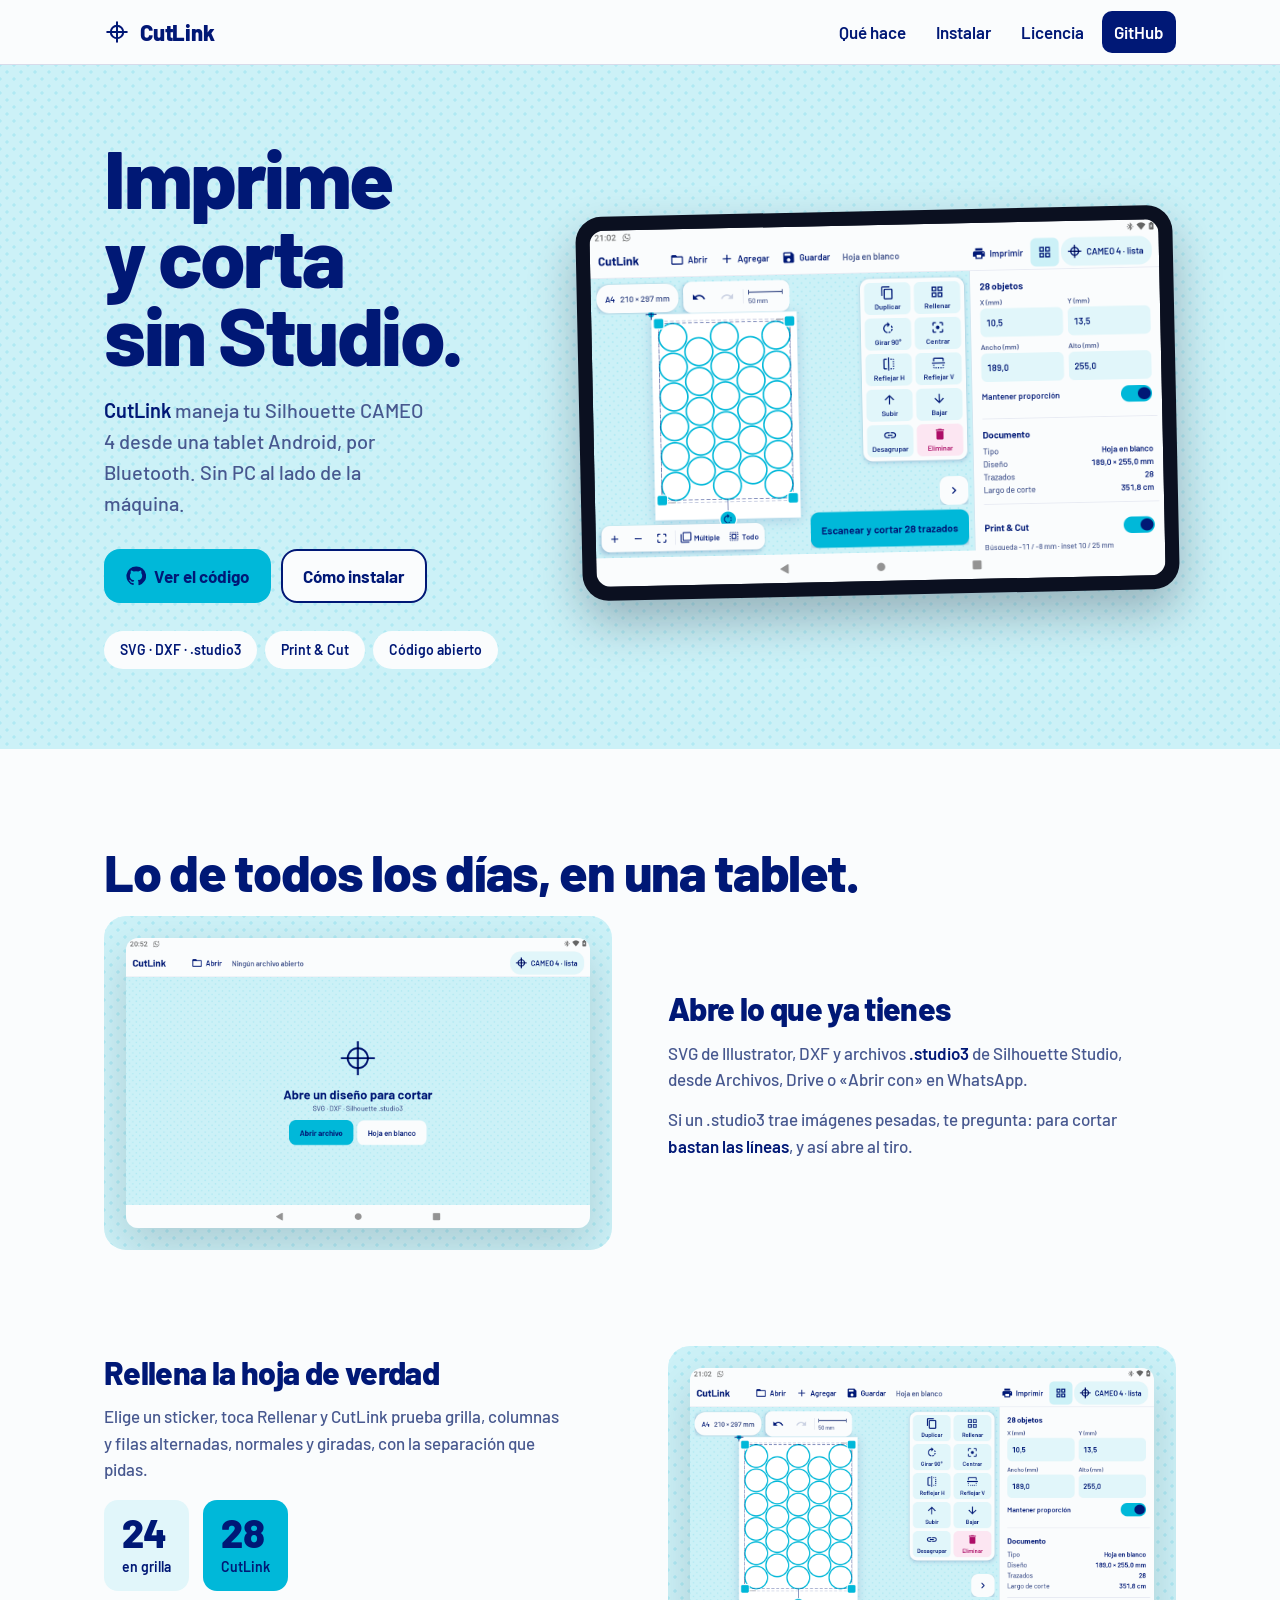
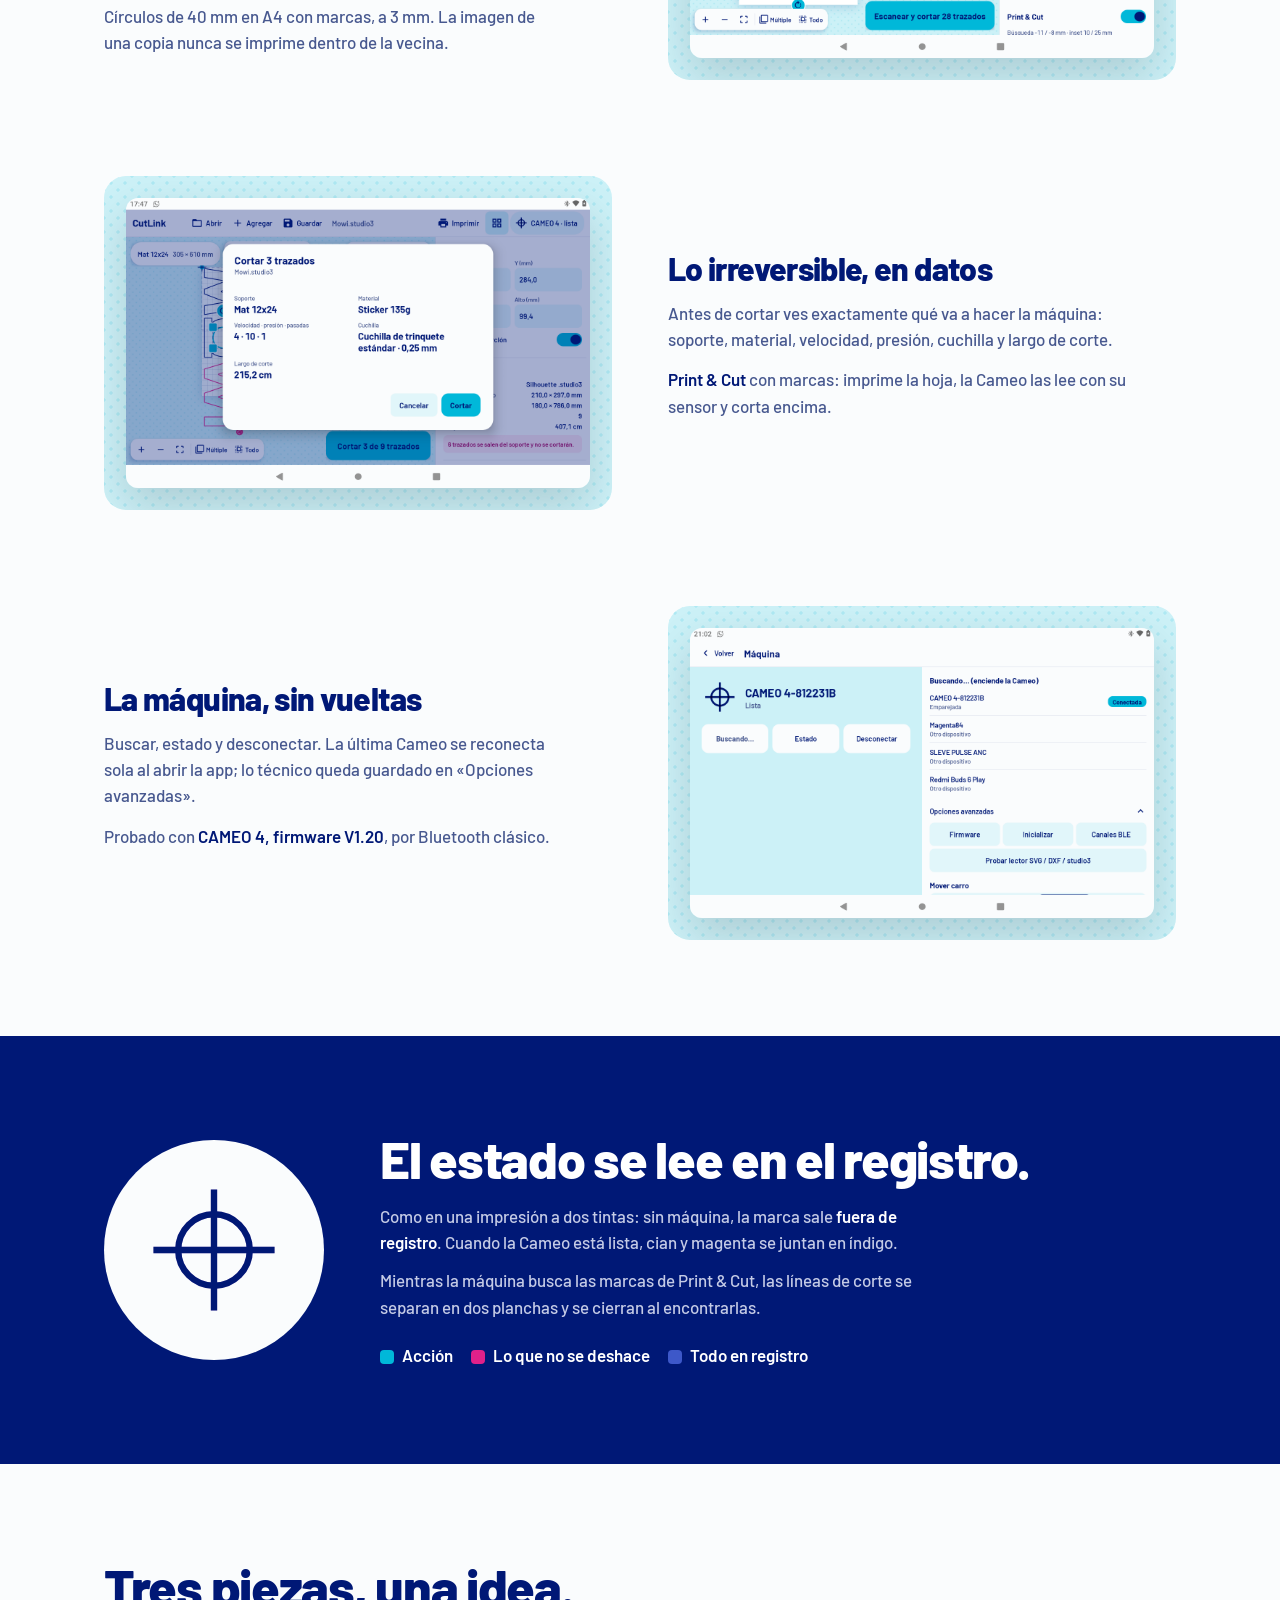
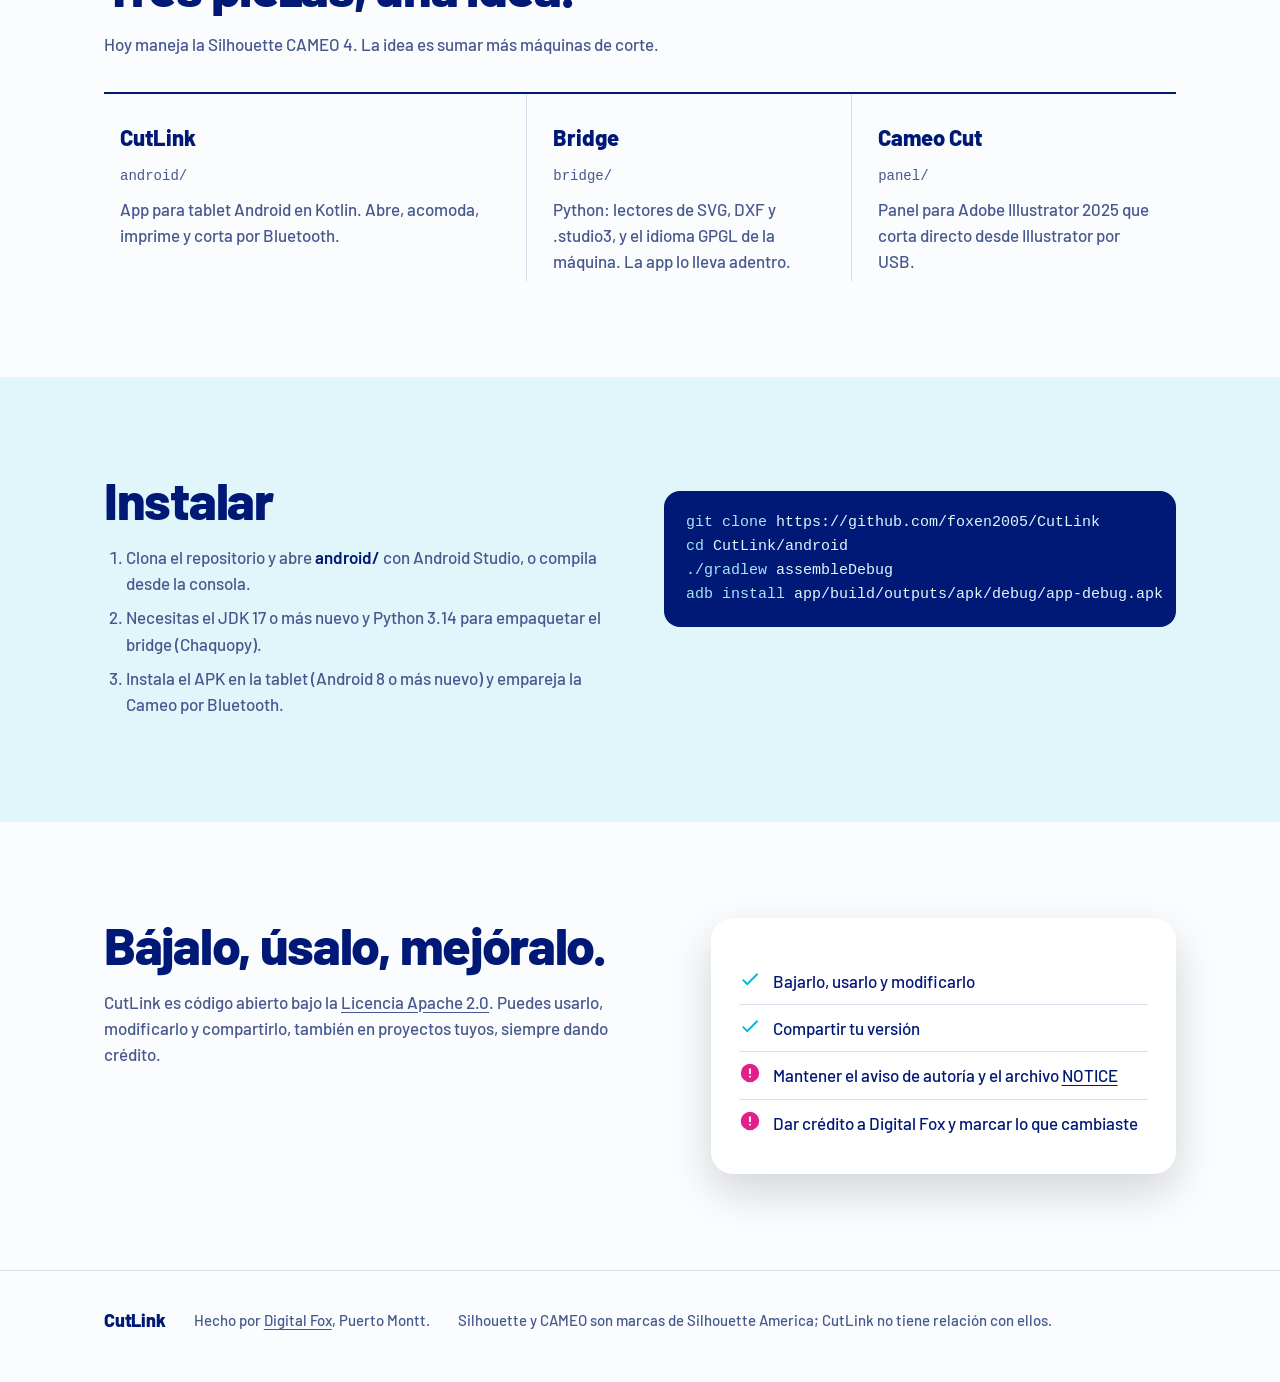
<file: docs/index.html>
<!DOCTYPE html>
<html lang="es">
<head>
<meta charset="utf-8">
<meta name="viewport" content="width=device-width, initial-scale=1">
<title>CutLink · imprime y corta sin Studio</title>
<meta name="description" content="CutLink maneja una Silhouette CAMEO 4 desde una tablet Android, por Bluetooth: abre SVG, DXF y .studio3, acomoda, imprime y corta. Código abierto, Apache 2.0.">
<link rel="preconnect" href="https://fonts.googleapis.com">
<link rel="preconnect" href="https://fonts.gstatic.com" crossorigin>
<link href="https://fonts.googleapis.com/css2?family=Barlow:wght@500;600;700;800&display=swap" rel="stylesheet">
<style>
  :root {
    --paper: #fafcfd; --sheet: #fff;
    --ink: #001876; --ink-2: #47588f; --ink-3: #8e9ac0;
    --rule: rgba(0, 24, 118, .14);
    --cyan: #00b8d9; --cyan-12: #e1f6fa; --cyan-20: #ccf1f7; --cyan-35: #a6e7f2;
    --mag: #e0218a; --mag-ink: #ad0d67; --mag-12: #fce6f2;
    --out: cubic-bezier(.16, 1, .3, 1);
    --lift: 0 18px 44px rgba(11, 16, 32, .16);
    --dots: radial-gradient(circle, #aee9f3 1.5px, transparent 1.7px) 0 0 / 14px 14px,
            radial-gradient(circle, #aee9f3 1.5px, transparent 1.7px) 7px 7px / 14px 14px;
  }
  * { box-sizing: border-box; }
  html { scroll-behavior: smooth; }
  body { margin: 0; background: var(--paper); color: var(--ink); font: 500 17px/1.55 "Barlow", system-ui, sans-serif;
    -webkit-font-smoothing: antialiased; }
  ::selection { background: var(--cyan-35); }
  a { color: inherit; text-underline-offset: 3px; }
  :focus-visible { outline: 2px solid var(--ink); outline-offset: 3px; border-radius: 6px; }
  .wrap { max-width: 1120px; margin: 0 auto; padding: 0 24px; }
  img { max-width: 100%; height: auto; display: block; }

  /* dos planchas: el índigo aparece solo cuando coinciden */
  .plates { position: relative; display: inline-block; isolation: isolate; }
  .plates > * { mix-blend-mode: multiply; transition: transform .9s var(--out); }
  .plates .c { color: var(--cyan); } .plates .m { color: var(--mag); position: absolute; inset: 0; }
  .off .plates .c { transform: translate(-3px, -2px); }
  .off .plates .m { transform: translate(3px, 2px); }
  .reg { overflow: visible; isolation: isolate; }
  .reg g { fill: none; mix-blend-mode: multiply; transition: transform .9s var(--out); }
  .reg g.c { stroke: var(--cyan); } .reg g.m { stroke: var(--mag); }
  .off .reg g.c { transform: translate(-3px, -2.4px); }
  .off .reg g.m { transform: translate(3px, 2.4px); }

  /* barra */
  header { position: sticky; top: 0; z-index: 10; background: rgba(250, 252, 253, .92); backdrop-filter: saturate(1.2) blur(8px);
    border-bottom: 1px solid var(--rule); }
  .bar { display: flex; align-items: center; gap: 22px; height: 64px; }
  .brand { font-weight: 800; font-size: 22px; letter-spacing: -.01em; text-decoration: none; display: flex; align-items: center; gap: 10px; }
  .brand .reg { width: 26px; height: 26px; }
  .brand .reg g { stroke-width: 2; }
  nav { margin-left: auto; display: flex; gap: 6px; }
  nav a { text-decoration: none; font-weight: 600; padding: 8px 12px; border-radius: 10px; }
  nav a:hover { background: var(--cyan-12); }
  nav a.gh { background: var(--ink); color: #fff; }
  nav a.gh:hover { background: #0a2590; }

  /* portada */
  .hero { position: relative; overflow: hidden; background: var(--cyan-20); }
  .hero::before { content: ""; position: absolute; inset: 0; background: var(--dots); opacity: .9; }
  .hero .wrap { position: relative; display: grid; grid-template-columns: minmax(0, 5fr) minmax(0, 7fr); gap: 48px; align-items: center;
    padding-top: 72px; padding-bottom: 80px; }
  h1 { font-size: clamp(44px, 6.4vw, 84px); line-height: .96; letter-spacing: -.03em; margin: 0 0 22px; font-weight: 800; }
  h1 .plates { display: block; }
  .lead { font-size: 20px; color: var(--ink-2); margin: 0 0 30px; max-width: 30ch; }
  .lead b { color: var(--ink); font-weight: 600; }
  .cta { display: flex; flex-wrap: wrap; gap: 10px; }
  .btn { display: inline-flex; align-items: center; gap: 8px; height: 54px; padding: 0 22px; border-radius: 16px; font-weight: 700;
    text-decoration: none; font-size: 17px; transition: transform .15s, background .15s; }
  .btn:active { transform: scale(.98); }
  .btn.primary { background: var(--cyan); color: var(--ink); }
  .btn.primary:hover { background: #12c4e4; }
  .btn.paper { background: var(--paper); box-shadow: inset 0 0 0 2px var(--ink); }
  .btn svg { width: 20px; height: 20px; fill: currentColor; }
  .tablet { background: #0b1020; border-radius: 26px; padding: 14px; box-shadow: 0 22px 48px rgba(11, 16, 32, .28); transform: rotate(-1.2deg); }
  .tablet img { border-radius: 14px; }
  .facts { display: flex; flex-wrap: wrap; gap: 8px; margin-top: 28px; }
  .facts span { background: var(--paper); border-radius: 999px; padding: 8px 16px; font-size: 14px; font-weight: 600; }

  /* secciones */
  section { padding: 96px 0; }
  .kicker-free h2 { font-size: clamp(32px, 4.2vw, 52px); line-height: 1.02; letter-spacing: -.025em; margin: 0 0 18px; font-weight: 800; }
  .row { display: grid; grid-template-columns: minmax(0, 1fr) minmax(0, 1fr); gap: 56px; align-items: center; }
  .row + .row { margin-top: 96px; }
  .row.flip .shot { order: 2; }
  .shot { background: var(--cyan-20); border-radius: 22px; padding: 22px; position: relative; overflow: hidden; }
  .shot::before { content: ""; position: absolute; inset: 0; background: var(--dots); }
  .shot img { position: relative; border-radius: 12px; box-shadow: var(--lift); }
  .row h3 { font-size: 32px; line-height: 1.05; letter-spacing: -.02em; margin: 0 0 14px; font-weight: 800; }
  .row p { margin: 0 0 14px; color: var(--ink-2); max-width: 46ch; }
  .row p b { color: var(--ink); font-weight: 600; }
  .num { font-variant-numeric: tabular-nums; }
  .compare { display: flex; gap: 14px; margin-top: 18px; }
  .compare div { background: var(--cyan-12); border-radius: 14px; padding: 12px 18px; }
  .compare div.win { background: var(--cyan); }
  .compare b { display: block; font-size: 40px; line-height: 1; font-weight: 800; font-variant-numeric: tabular-nums; }
  .compare span { font-size: 14px; font-weight: 600; }

  /* registro: la idea de la app */
  .register { background: var(--ink); color: #fff; }
  .register .wrap { display: grid; grid-template-columns: auto minmax(0, 1fr); gap: 56px; align-items: center; }
  .register .big { width: 220px; height: 220px; background: var(--paper); border-radius: 50%; display: grid; place-items: center; }
  .register .big .reg { width: 150px; height: 150px; }
  .register .big .reg g { stroke-width: 1.1; }
  .register h2 { color: #fff; }
  .register p { color: #c4cbe6; max-width: 56ch; margin: 0 0 12px; }
  .register p b { color: #fff; font-weight: 600; }
  .legend { display: flex; flex-wrap: wrap; gap: 18px; margin-top: 22px; font-weight: 600; }
  .legend i { display: inline-block; width: 14px; height: 14px; border-radius: 4px; vertical-align: -2px; margin-right: 8px; }

  /* piezas */
  .pieces { display: grid; grid-template-columns: 1.3fr 1fr 1fr; gap: 0; border-top: 2px solid var(--ink); margin-top: 34px; }
  .pieces div { padding: 26px 22px 6px 16px; }
  .pieces div + div { padding-left: 26px; border-left: 1px solid var(--rule); }
  .pieces h3 { margin: 0 0 6px; font-size: 22px; font-weight: 800; }
  .pieces code { font-size: 14px; color: var(--ink-2); }
  .pieces p { color: var(--ink-2); margin: 8px 0 0; }

  /* instalar */
  .install { background: var(--cyan-12); }
  pre { background: var(--ink); color: #e1f6fa; border-radius: 16px; padding: 20px 22px; overflow-x: auto; font: 500 15px/1.6 ui-monospace, Consolas, monospace; margin: 18px 0 0; }
  pre .k { color: var(--cyan-35); }
  ol.steps { margin: 18px 0 0; padding-left: 22px; color: var(--ink-2); }
  ol.steps li { margin-bottom: 8px; }
  ol.steps b { color: var(--ink); font-weight: 600; }
  .twocol { display: grid; grid-template-columns: minmax(0, 1fr) minmax(0, 1fr); gap: 48px; }

  /* licencia */
  .license { display: grid; grid-template-columns: minmax(0, 1.2fr) minmax(0, 1fr); gap: 48px; align-items: start; }
  .card-lic { background: var(--sheet); border-radius: 22px; padding: 28px; box-shadow: var(--lift); }
  .card-lic ul { margin: 12px 0 0; padding: 0; list-style: none; }
  .card-lic li { padding: 10px 0; border-top: 1px solid var(--rule); display: flex; gap: 12px; }
  .card-lic li:first-child { border-top: 0; }
  .card-lic svg { width: 22px; height: 22px; flex: none; }
  .yes { fill: var(--cyan); } .must { fill: var(--mag); }

  footer { border-top: 1px solid var(--rule); padding: 36px 0 48px; color: var(--ink-2); font-size: 15px; }
  footer .wrap { display: flex; flex-wrap: wrap; gap: 14px 28px; align-items: center; }
  footer .brand { color: var(--ink); font-size: 18px; }

  @media (max-width: 860px) {
    .hero .wrap, .row, .register .wrap, .twocol, .license { grid-template-columns: minmax(0, 1fr); }
    .row.flip .shot { order: 0; }
    .pieces { grid-template-columns: 1fr; }
    .pieces div + div { padding-left: 16px; border-left: 0; border-top: 1px solid var(--rule); }
    nav a:not(.gh) { display: none; }
    section { padding: 72px 0; }
    .register .big { width: 160px; height: 160px; } .register .big .reg { width: 110px; height: 110px; }
  }
  @media (prefers-reduced-motion: reduce) { * { transition: none !important; scroll-behavior: auto !important; } }
</style>
</head>
<body class="off">
<svg width="0" height="0" style="position:absolute" aria-hidden="true"><defs>
  <symbol id="target" viewBox="0 0 26 26"><circle cx="13" cy="13" r="6.2"/><path d="M13 2.5v21M2.5 13h21"/></symbol>
  <symbol id="gh" viewBox="0 0 24 24"><path d="M12 .5a11.5 11.5 0 0 0-3.64 22.41c.58.1.79-.25.79-.56v-2c-3.2.7-3.88-1.37-3.88-1.37-.53-1.33-1.28-1.69-1.28-1.69-1.05-.71.08-.7.08-.7 1.16.08 1.77 1.19 1.77 1.19 1.03 1.77 2.7 1.26 3.36.96.1-.75.4-1.26.73-1.55-2.55-.29-5.24-1.28-5.24-5.68 0-1.26.45-2.28 1.19-3.09-.12-.29-.52-1.46.11-3.05 0 0 .97-.31 3.17 1.18a11 11 0 0 1 5.77 0c2.2-1.49 3.17-1.18 3.17-1.18.63 1.59.23 2.76.11 3.05.74.81 1.19 1.83 1.19 3.09 0 4.41-2.69 5.38-5.25 5.67.41.36.78 1.06.78 2.14v3.17c0 .31.21.67.8.56A11.5 11.5 0 0 0 12 .5z"/></symbol>
  <symbol id="check" viewBox="0 0 24 24"><path d="M9 16.17 4.83 12l-1.42 1.41L9 19 21 7l-1.41-1.41z"/></symbol>
  <symbol id="mark" viewBox="0 0 24 24"><path d="M11 7h2v6h-2zm0 8h2v2h-2zm1-13a10 10 0 1 0 0 20 10 10 0 0 0 0-20z"/></symbol>
</defs></svg>

<header>
  <div class="wrap bar">
    <a class="brand" href="#" aria-label="CutLink">
      <svg class="reg" viewBox="0 0 26 26" aria-hidden="true"><g class="c"><use href="#target"/></g><g class="m"><use href="#target"/></g></svg>
      <span class="plates"><span class="c">CutLink</span><span class="m" aria-hidden="true">CutLink</span></span>
    </a>
    <nav>
      <a href="#que-hace">Qué hace</a>
      <a href="#instalar">Instalar</a>
      <a href="#licencia">Licencia</a>
      <a class="gh" href="https://github.com/foxen2005/CutLink">GitHub</a>
    </nav>
  </div>
</header>

<main>
  <div class="hero">
    <div class="wrap">
      <div>
        <h1><span class="plates"><span class="c">Imprime</span><span class="m" aria-hidden="true">Imprime</span></span>
          <span class="plates"><span class="c">y corta</span><span class="m" aria-hidden="true">y corta</span></span>
          <span class="plates"><span class="c">sin Studio.</span><span class="m" aria-hidden="true">sin Studio.</span></span></h1>
        <p class="lead"><b>CutLink</b> maneja tu Silhouette CAMEO 4 desde una tablet Android, por Bluetooth. Sin PC al lado de la máquina.</p>
        <div class="cta">
          <a class="btn primary" href="https://github.com/foxen2005/CutLink"><svg aria-hidden="true"><use href="#gh"/></svg>Ver el código</a>
          <a class="btn paper" href="#instalar">Cómo instalar</a>
        </div>
        <div class="facts"><span>SVG · DXF · .studio3</span><span>Print &amp; Cut</span><span>Código abierto</span></div>
      </div>
      <div class="tablet"><img src="img/editor.png" width="1280" height="800" alt="CutLink en una tablet: 28 círculos de 40 mm acomodados en una hoja A4 con marcas de Print &amp; Cut"></div>
    </div>
  </div>

  <section id="que-hace" class="kicker-free">
    <div class="wrap">
      <h2>Lo de todos los días, en una tablet.</h2>

      <div class="row">
        <div class="shot"><img src="img/inicio.png" width="1280" height="800" loading="lazy" alt="Pantalla de inicio de CutLink: abre un diseño para cortar"></div>
        <div>
          <h3>Abre lo que ya tienes</h3>
          <p>SVG de Illustrator, DXF y archivos <b>.studio3</b> de Silhouette Studio, desde Archivos, Drive o «Abrir con» en WhatsApp.</p>
          <p>Si un .studio3 trae imágenes pesadas, te pregunta: para cortar <b>bastan las líneas</b>, y así abre al tiro.</p>
        </div>
      </div>

      <div class="row flip">
        <div class="shot"><img src="img/editor.png" width="1280" height="800" loading="lazy" alt="Editor con selección, rejilla de herramientas y panel de medidas"></div>
        <div>
          <h3>Rellena la hoja de verdad</h3>
          <p>Elige un sticker, toca Rellenar y CutLink prueba grilla, columnas y filas alternadas, normales y giradas, con la separación que pidas.</p>
          <div class="compare"><div><b class="num">24</b><span>en grilla</span></div><div class="win"><b class="num">28</b><span>CutLink</span></div></div>
          <p style="margin-top:12px">Círculos de 40 mm en A4 con marcas, a 3 mm. La imagen de una copia nunca se imprime dentro de la vecina.</p>
        </div>
      </div>

      <div class="row">
        <div class="shot"><img src="img/confirmar.png" width="1280" height="800" loading="lazy" alt="Confirmación de corte: soporte, material, cuchilla, largo de corte y Print &amp; Cut"></div>
        <div>
          <h3>Lo irreversible, en datos</h3>
          <p>Antes de cortar ves exactamente qué va a hacer la máquina: soporte, material, velocidad, presión, cuchilla y largo de corte.</p>
          <p><b>Print &amp; Cut</b> con marcas: imprime la hoja, la Cameo las lee con su sensor y corta encima.</p>
        </div>
      </div>

      <div class="row flip">
        <div class="shot"><img src="img/maquina.png" width="1280" height="800" loading="lazy" alt="Pantalla Máquina: estado de la Cameo, buscar, estado y desconectar"></div>
        <div>
          <h3>La máquina, sin vueltas</h3>
          <p>Buscar, estado y desconectar. La última Cameo se reconecta sola al abrir la app; lo técnico queda guardado en «Opciones avanzadas».</p>
          <p>Probado con <b>CAMEO 4, firmware V1.20</b>, por Bluetooth clásico.</p>
        </div>
      </div>
    </div>
  </section>

  <section class="register kicker-free">
    <div class="wrap">
      <div class="big"><svg class="reg" viewBox="0 0 26 26" aria-hidden="true"><g class="c"><use href="#target"/></g><g class="m"><use href="#target"/></g></svg></div>
      <div>
        <h2>El estado se lee en el registro.</h2>
        <p>Como en una impresión a dos tintas: sin máquina, la marca sale <b>fuera de registro</b>. Cuando la Cameo está lista, cian y magenta se juntan en índigo.</p>
        <p>Mientras la máquina busca las marcas de Print &amp; Cut, las líneas de corte se separan en dos planchas y se cierran al encontrarlas.</p>
        <div class="legend"><span><i style="background:var(--cyan)"></i>Acción</span><span><i style="background:var(--mag)"></i>Lo que no se deshace</span><span><i style="background:#3d58c9"></i>Todo en registro</span></div>
      </div>
    </div>
  </section>

  <section class="kicker-free">
    <div class="wrap">
      <h2>Tres piezas, una idea.</h2>
      <p style="color:var(--ink-2);max-width:60ch;margin:0">Hoy maneja la Silhouette CAMEO 4. La idea es sumar más máquinas de corte.</p>
      <div class="pieces">
        <div><h3>CutLink</h3><code>android/</code><p>App para tablet Android en Kotlin. Abre, acomoda, imprime y corta por Bluetooth.</p></div>
        <div><h3>Bridge</h3><code>bridge/</code><p>Python: lectores de SVG, DXF y .studio3, y el idioma GPGL de la máquina. La app lo lleva adentro.</p></div>
        <div><h3>Cameo Cut</h3><code>panel/</code><p>Panel para Adobe Illustrator 2025 que corta directo desde Illustrator por USB.</p></div>
      </div>
    </div>
  </section>

  <section id="instalar" class="install kicker-free">
    <div class="wrap twocol">
      <div>
        <h2>Instalar</h2>
        <ol class="steps">
          <li>Clona el repositorio y abre <b>android/</b> con Android Studio, o compila desde la consola.</li>
          <li>Necesitas el JDK 17 o más nuevo y Python 3.14 para empaquetar el bridge (Chaquopy).</li>
          <li>Instala el APK en la tablet (Android 8 o más nuevo) y empareja la Cameo por Bluetooth.</li>
        </ol>
      </div>
      <div>
        <pre><span class="k">git clone</span> https://github.com/foxen2005/CutLink
<span class="k">cd</span> CutLink/android
<span class="k">./gradlew</span> assembleDebug
<span class="k">adb install</span> app/build/outputs/apk/debug/app-debug.apk</pre>
      </div>
    </div>
  </section>

  <section id="licencia" class="kicker-free">
    <div class="wrap license">
      <div>
        <h2>Bájalo, úsalo, mejóralo.</h2>
        <p style="color:var(--ink-2);max-width:52ch">CutLink es código abierto bajo la <a href="https://github.com/foxen2005/CutLink/blob/main/LICENSE">Licencia Apache 2.0</a>. Puedes usarlo, modificarlo y compartirlo, también en proyectos tuyos, siempre dando crédito.</p>
      </div>
      <div class="card-lic">
        <ul>
          <li><svg class="yes" aria-hidden="true"><use href="#check"/></svg><span>Bajarlo, usarlo y modificarlo</span></li>
          <li><svg class="yes" aria-hidden="true"><use href="#check"/></svg><span>Compartir tu versión</span></li>
          <li><svg class="must" aria-hidden="true"><use href="#mark"/></svg><span>Mantener el aviso de autoría y el archivo <a href="https://github.com/foxen2005/CutLink/blob/main/NOTICE">NOTICE</a></span></li>
          <li><svg class="must" aria-hidden="true"><use href="#mark"/></svg><span>Dar crédito a Digital Fox y marcar lo que cambiaste</span></li>
        </ul>
      </div>
    </div>
  </section>
</main>

<footer>
  <div class="wrap">
    <span class="brand">CutLink</span>
    <span>Hecho por <a href="https://digitalfox.cl">Digital Fox</a>, Puerto Montt.</span>
    <span>Silhouette y CAMEO son marcas de Silhouette America; CutLink no tiene relación con ellos.</span>
  </div>
</footer>

<script>
  // la marca entra fuera de registro y cierra: la misma idea que la app
  const go = () => document.body.classList.remove("off");
  matchMedia("(prefers-reduced-motion: reduce)").matches ? go() : setTimeout(go, 500);
</script>
</body>
</html>
</file>
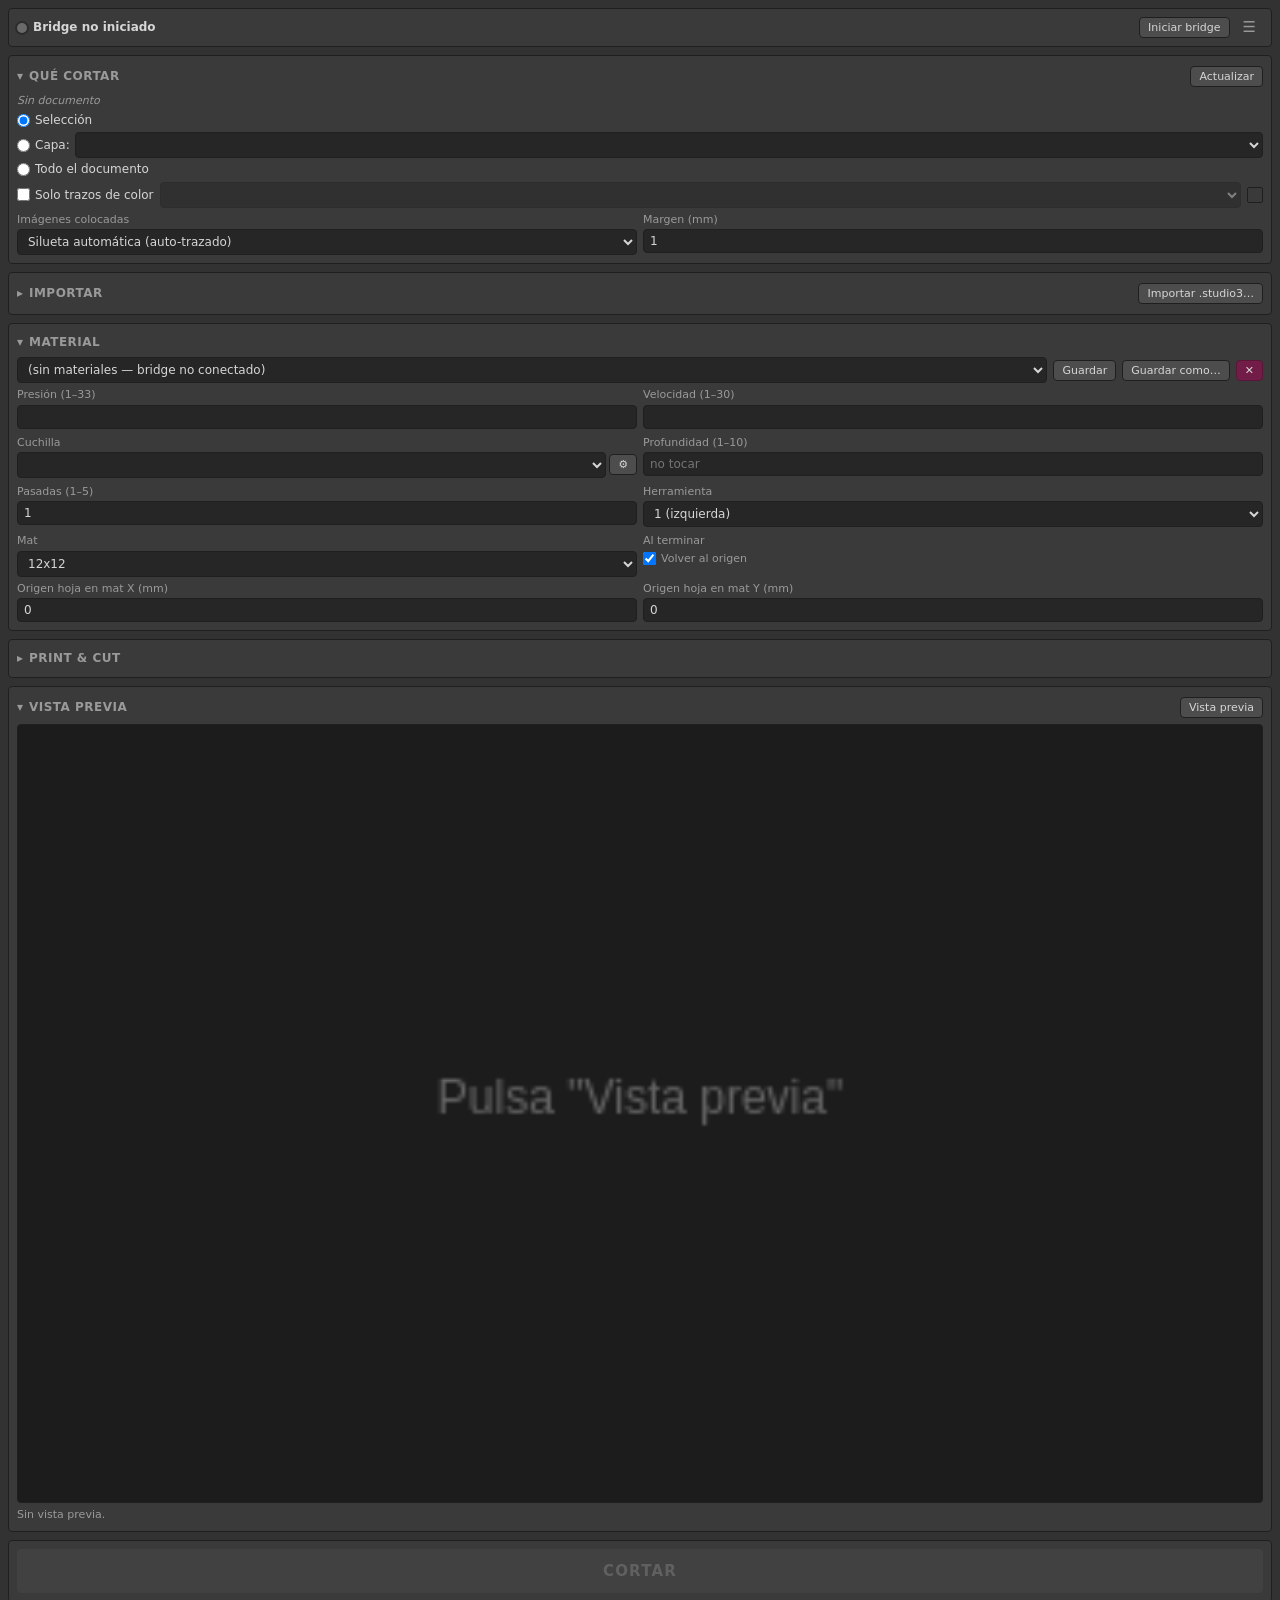
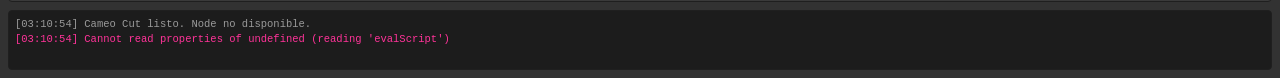
<file: panel/index.html>
<!DOCTYPE html>
<html lang="es">
<head>
  <meta charset="UTF-8">
  <meta http-equiv="Content-Security-Policy" content="default-src 'self' http://127.0.0.1:7474 'unsafe-inline' 'unsafe-eval'; connect-src http://127.0.0.1:7474 'self';">
  <title>Cameo Cut</title>
  <link rel="stylesheet" href="css/style.css">
</head>
<body>
  <div id="app">

    <!-- ===== ESTADO ===== -->
    <section class="card" id="sec-status">
      <div class="row status-row">
        <span class="dot" id="status-dot"></span>
        <span class="status-text" id="status-text">Bridge no iniciado</span>
        <button id="btn-start-bridge" class="btn small" title="Lanza el bridge Python en segundo plano">Iniciar bridge</button>
        <button id="btn-menu" class="btn icon" title="Ajustes" aria-label="Ajustes" aria-expanded="false">&#9776;</button>
      </div>
      <div id="settings" hidden>
        <div class="card-title"><span>Ajustes</span></div>
        <div class="field">
          <label for="cfg-python">Ejecutable Python</label>
          <input type="text" id="cfg-python" placeholder="python">
        </div>
        <div class="field">
          <label for="cfg-root">Carpeta raíz del bridge</label>
          <input type="text" id="cfg-root" placeholder="D:\SandBox\cameo-illustrator">
        </div>
        <div class="field">
          <label for="cfg-url">URL del bridge</label>
          <input type="text" id="cfg-url" placeholder="http://127.0.0.1:7474">
        </div>
        <div class="row">
          <button id="btn-save-settings" class="btn small">Guardar ajustes</button>
          <span class="hint">Node: <span id="node-status">?</span></span>
        </div>
      </div>
    </section>

    <!-- ===== QUÉ CORTAR ===== -->
    <details class="card" id="sec-source" open>
      <summary class="card-title">
        <span>Qué cortar</span>
        <button id="btn-refresh-doc" class="btn small">Actualizar</button>
      </summary>
      <div class="doc-name" id="doc-name">Sin documento</div>
      <!-- Documentos con varias mesas de trabajo: cuál se corta (capa / todo se filtran por ella) -->
      <div class="field" id="artboard-field" hidden>
        <label for="sel-artboard">Mesa de trabajo</label>
        <select id="sel-artboard"></select>
      </div>
      <div class="radio-group">
        <label class="radio"><input type="radio" name="mode" value="selection" checked> Selección</label>
        <label class="radio radio-inline">
          <input type="radio" name="mode" value="layer"> Capa:
          <select id="sel-layer" class="inline-select"></select>
        </label>
        <label class="radio"><input type="radio" name="mode" value="all"> Todo el documento</label>
      </div>
      <div class="row">
        <label class="check"><input type="checkbox" id="chk-color"> Solo trazos de color</label>
        <select id="sel-color" class="inline-select" disabled></select>
        <span class="swatch" id="color-swatch"></span>
      </div>
      <!-- Las imágenes colocadas no son vectores: qué línea de corte generar para ellas -->
      <div class="grid2">
        <div class="field">
          <label for="sel-images">Imágenes colocadas</label>
          <select id="sel-images">
            <option value="ignore">Ignorar</option>
            <option value="rect">Rectángulo (sus límites)</option>
            <option value="trace" selected>Silueta automática (auto-trazado)</option>
          </select>
        </div>
        <div class="field">
          <label for="in-image-margin">Margen (mm)</label>
          <input type="number" id="in-image-margin" min="0" max="10" step="0.5" value="1" title="Sangrado alrededor de la silueta/rectángulo">
        </div>
      </div>
    </details>

    <!-- ===== IMPORTAR ===== -->
    <!-- Convierte un .studio3 (Silhouette Studio) a SVG vía bridge y lo coloca en Illustrator -->
    <details class="card" id="sec-import">
      <summary class="card-title">
        <span>Importar</span>
        <button id="btn-import-studio" class="btn small" title="Convierte un archivo de Silhouette Studio y lo coloca en Illustrator">Importar .studio3…</button>
      </summary>
      <label class="check"><input type="checkbox" id="chk-import-newdoc" checked> Nuevo documento del tamaño de la página</label>
      <label class="check"><input type="checkbox" id="chk-import-outline" checked> Textos a contornos</label>
      <label class="check"><input type="checkbox" id="chk-import-embed" checked> Incrustar imágenes (si no, quedan enlazadas a la carpeta de importación)</label>
      <div class="hint" id="import-info">Sin importar.</div>
    </details>

    <!-- ===== MATERIAL ===== -->
    <details class="card" id="sec-material" open>
      <summary class="card-title">
        <span>Material</span>
        <span class="summary-hint" id="material-summary"></span>
      </summary>
      <div class="row">
        <select id="sel-material" class="grow"><option value="">(sin materiales — bridge no conectado)</option></select>
        <button id="btn-material-save" class="btn small" title="Guardar los valores actuales en este material propio">Guardar</button>
        <button id="btn-material-saveas" class="btn small" title="Crear un material propio con los valores actuales">Guardar como…</button>
        <button id="btn-material-delete" class="btn small btn-danger" title="Eliminar este material propio">✕</button>
      </div>
      <!-- CEP no implementa window.prompt(): el nombre se pide en línea -->
      <div id="material-saveas-box" class="row" hidden>
        <input type="text" id="in-material-name" class="grow" placeholder="Nombre del nuevo material">
        <button id="btn-material-saveas-ok" class="btn small">Crear</button>
        <button id="btn-material-saveas-cancel" class="btn small">Cancelar</button>
      </div>
      <div class="grid2">
        <div class="field">
          <label for="in-pressure">Presión (1–33)</label>
          <input type="number" id="in-pressure" min="1" max="33" step="1">
        </div>
        <div class="field">
          <label for="in-speed">Velocidad (1–30)</label>
          <input type="number" id="in-speed" min="1" max="30" step="1">
        </div>
        <div class="field">
          <label for="sel-blade">Cuchilla</label>
          <div class="row tight">
            <select id="sel-blade" class="grow"></select>
            <button id="btn-blade-edit" class="btn small" title="Gestionar cuchillas">⚙</button>
          </div>
        </div>
        <div class="field">
          <label for="in-depth" id="lbl-depth">Profundidad (1–10)</label>
          <input type="number" id="in-depth" min="1" max="10" step="1" placeholder="no tocar">
        </div>
        <div class="field">
          <label for="in-passes">Pasadas (1–5)</label>
          <input type="number" id="in-passes" min="1" max="5" step="1" value="1">
        </div>
        <div class="field">
          <label for="sel-tool">Herramienta</label>
          <select id="sel-tool">
            <option value="1">1 (izquierda)</option>
            <option value="2">2 (derecha)</option>
          </select>
        </div>
        <div class="field">
          <label for="sel-mat">Mat</label>
          <select id="sel-mat">
            <option value="0">Sin mat</option>
            <option value="1" selected>12x12</option>
            <option value="2">12x24</option>
          </select>
        </div>
        <div class="field">
          <label for="chk-home">Al terminar</label>
          <label class="check"><input type="checkbox" id="chk-home" checked> Volver al origen</label>
        </div>
      </div>
      <!-- Con mat, la hoja va sobre la cuadrícula del mat, no en el origen de la máquina -->
      <div id="mat-offset" class="grid2" hidden>
        <div class="field">
          <label for="in-matx">Origen hoja en mat X (mm)</label>
          <input type="number" id="in-matx" step="0.5" value="0">
        </div>
        <div class="field">
          <label for="in-maty">Origen hoja en mat Y (mm)</label>
          <input type="number" id="in-maty" step="0.5" value="0">
        </div>
      </div>

      <!-- Gestión de perfiles de cuchilla -->
      <div id="blade-editor" class="sub" hidden>
        <div class="card-title"><span>Perfil de cuchilla</span></div>
        <div class="field">
          <label for="bl-name">Nombre</label>
          <input type="text" id="bl-name" placeholder="Ej. Trinquete 60° (vinilo grueso)">
        </div>
        <div class="grid3">
          <div class="field">
            <label for="bl-type">Tipo</label>
            <select id="bl-type">
              <option value="ratchet">Trinquete</option>
              <option value="auto">AutoBlade</option>
              <option value="pen">Pluma</option>
            </select>
          </div>
          <div class="field">
            <label for="bl-offset">Offset (mm)</label>
            <input type="number" id="bl-offset" min="0" max="2" step="0.05" value="0.25">
          </div>
          <div class="field">
            <label for="bl-tool">Carro</label>
            <select id="bl-tool">
              <option value="1">1</option>
              <option value="2">2</option>
            </select>
          </div>
        </div>
        <div class="row">
          <button id="btn-blade-save" class="btn small">Guardar cuchilla</button>
          <button id="btn-blade-delete" class="btn small btn-danger">Eliminar</button>
          <span class="hint" id="blade-hint"></span>
        </div>
      </div>
    </details>

    <!-- ===== PRINT & CUT ===== -->
    <details class="card" id="sec-pnc">
      <summary class="card-title">
        <span>Print &amp; Cut</span>
        <span class="badge" id="pnc-badge" hidden>activo</span>
      </summary>
      <label class="check"><input type="checkbox" id="chk-pnc"> Activar Print &amp; Cut</label>
      <div class="radio-group">
        <label class="radio"><input type="radio" name="pnc-mode" value="auto" checked> Automático (la máquina busca el cuadrado)</label>
        <label class="radio"><input type="radio" name="pnc-mode" value="manual"> Manual (poner la cuchilla sobre el cuadrado)</label>
      </div>
      <div id="pnc-manual-box" class="hint" hidden>Con las flechas de la pantalla de la Cameo deja la cuchilla justo encima del cuadrado negro y pulsa CORTAR.</div>
      <div class="grid2">
        <div class="field">
          <label for="in-inset">Inset (mm)</label>
          <input type="number" id="in-inset" min="5" max="50" step="0.5" value="10">
        </div>
        <div class="field">
          <label for="in-inset-bottom">Inset inferior (mm)</label>
          <input type="number" id="in-inset-bottom" min="5" max="60" step="0.5" value="25" title="Sin mat la máquina necesita 25 mm abajo; con mat, 10">
        </div>
        <div class="field">
          <label for="in-thick">Grosor de líneas (mm)</label>
          <input type="number" id="in-thick" min="0.1" max="2" step="0.05" value="0.5">
        </div>
      </div>
      <div class="grid2">
        <div class="field">
          <label for="in-calx">Calib. X (mm)</label>
          <input type="number" id="in-calx" step="0.1" value="0">
        </div>
        <div class="field">
          <label for="in-caly">Calib. Y (mm)</label>
          <input type="number" id="in-caly" step="0.1" value="0">
        </div>
      </div>
      <!-- El sensor óptico no está donde la cuchilla: el punto de arranque de la búsqueda se corrige aquí -->
      <div class="grid2" id="search-box">
        <div class="field">
          <label for="in-searchx">Ajuste búsqueda X (mm)</label>
          <input type="number" id="in-searchx" step="0.5" value="-11" title="Desplaza el punto donde la máquina empieza a buscar el cuadrado. Calibrado en la Cameo 4 de Jean (sin mat, inset 10): -11 / -8">
        </div>
        <div class="field">
          <label for="in-searchy">Ajuste búsqueda Y (mm)</label>
          <input type="number" id="in-searchy" step="0.5" value="-8">
        </div>
      </div>
      <div class="row">
        <button id="btn-regmark-test" class="btn small" title="Solo busca las marcas con el ajuste actual, sin cortar">Probar búsqueda</button>
      </div>
      <div class="row">
        <button id="btn-add-regmarks" class="btn small">Agregar marcas al documento</button>
        <button id="btn-remove-regmarks" class="btn small">Quitar marcas</button>
      </div>
      <div class="hint" id="regmarks-info">El documento no tiene marcas.</div>
    </details>

    <!-- ===== VISTA PREVIA ===== -->
    <details class="card" id="sec-preview" open>
      <summary class="card-title">
        <span>Vista previa</span>
        <button id="btn-preview" class="btn small">Vista previa</button>
      </summary>
      <canvas id="preview-canvas" width="320" height="200"></canvas>
      <div class="stats" id="preview-stats">Sin vista previa.</div>
    </details>

    <!-- ===== CORTAR ===== -->
    <section class="card" id="sec-cut">
      <button id="btn-cut" class="btn btn-cut">CORTAR</button>
      <!-- Confirmación en línea (sin modal): ficha del trabajo antes de enviar a la máquina -->
      <div id="confirm-box" class="confirm" role="region" aria-labelledby="confirm-title" hidden>
        <div class="confirm-head">
          <span class="confirm-kicker">Enviar a la Cameo</span>
          <span id="confirm-title" class="confirm-title"></span>
        </div>
        <dl class="confirm-grid" id="confirm-grid"></dl>
        <div id="confirm-warn" class="confirm-warn" hidden></div>
        <div class="row confirm-actions">
          <button id="btn-cut-cancel" class="btn">Cancelar</button>
          <button id="btn-cut-confirm" class="btn btn-primary">Cortar ahora</button>
        </div>
      </div>
      <div id="job-box" hidden>
        <div class="progress"><div class="progress-bar" id="progress-bar"></div></div>
        <div class="row">
          <span class="job-msg" id="job-msg"></span>
          <button id="btn-abort" class="btn small btn-danger">Abortar</button>
        </div>
      </div>
    </section>

    <!-- ===== LOG ===== -->
    <section class="log" id="log"></section>

  </div>

  <script src="lib/CSInterface.js"></script>
  <script src="js/main.js"></script>
</body>
</html>
</file>
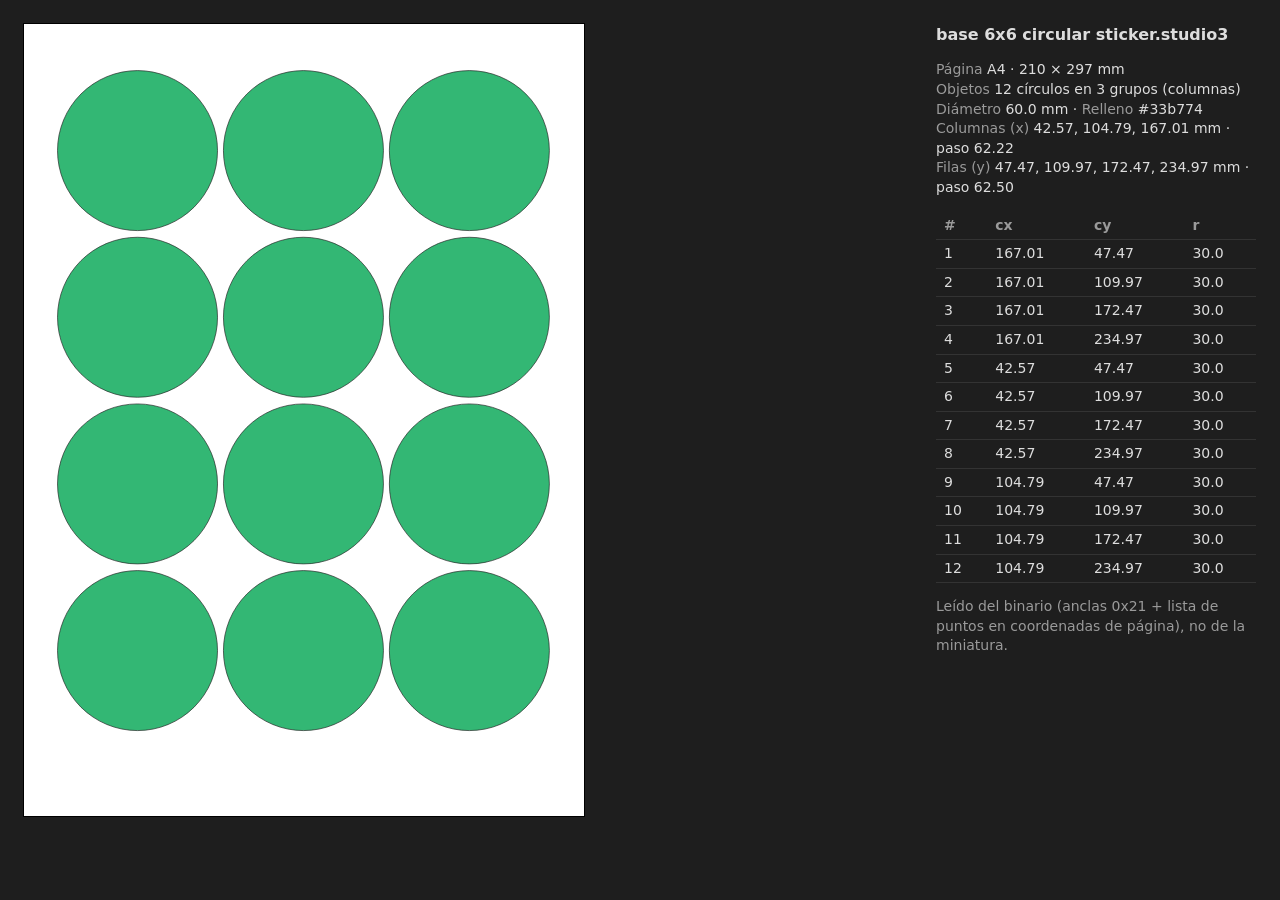
<file: informe/base 6x6 circular sticker.html>
<!DOCTYPE html><html lang="es"><head><meta charset="utf-8"><title>base 6x6 circular sticker — reconstrucción</title>
<style>body{margin:0;padding:24px;background:#1e1e1e;color:#ddd;font:14px/1.4 "Segoe UI",system-ui,sans-serif;display:grid;grid-template-columns:1fr 320px;gap:24px;align-items:start}
svg{width:100%;max-width:560px;height:auto;background:#fff;box-shadow:0 0 0 1px #000}
table{border-collapse:collapse;width:100%}td,th{padding:4px 8px;border-bottom:1px solid #333;text-align:left;font-variant-numeric:tabular-nums}th{color:#9a9a9a;font-weight:600}
h1{font-size:16px;margin:0 0 8px}.k{color:#9a9a9a}</style></head><body>
<div><svg xmlns="http://www.w3.org/2000/svg"  viewBox="0 0 210 297"><rect width="210" height="297" fill="white"/><circle cx="167.01" cy="47.47" r="30.0" fill="#33b774" stroke="#222" stroke-width="0.25"/><circle cx="167.01" cy="109.97" r="30.0" fill="#33b774" stroke="#222" stroke-width="0.25"/><circle cx="167.01" cy="172.47" r="30.0" fill="#33b774" stroke="#222" stroke-width="0.25"/><circle cx="167.01" cy="234.97" r="30.0" fill="#33b774" stroke="#222" stroke-width="0.25"/><circle cx="42.57" cy="47.47" r="30.0" fill="#33b774" stroke="#222" stroke-width="0.25"/><circle cx="42.57" cy="109.97" r="30.0" fill="#33b774" stroke="#222" stroke-width="0.25"/><circle cx="42.57" cy="172.47" r="30.0" fill="#33b774" stroke="#222" stroke-width="0.25"/><circle cx="42.57" cy="234.97" r="30.0" fill="#33b774" stroke="#222" stroke-width="0.25"/><circle cx="104.79" cy="47.47" r="30.0" fill="#33b774" stroke="#222" stroke-width="0.25"/><circle cx="104.79" cy="109.97" r="30.0" fill="#33b774" stroke="#222" stroke-width="0.25"/><circle cx="104.79" cy="172.47" r="30.0" fill="#33b774" stroke="#222" stroke-width="0.25"/><circle cx="104.79" cy="234.97" r="30.0" fill="#33b774" stroke="#222" stroke-width="0.25"/></svg></div>
<div><h1>base 6x6 circular sticker.studio3</h1>
<p><span class="k">Página</span> A4 · 210 × 297 mm<br><span class="k">Objetos</span> 12 círculos en 3 grupos (columnas)<br>
<span class="k">Diámetro</span> 60.0 mm · <span class="k">Relleno</span> #33b774<br>
<span class="k">Columnas (x)</span> 42.57, 104.79, 167.01 mm · paso 62.22<br>
<span class="k">Filas (y)</span> 47.47, 109.97, 172.47, 234.97 mm · paso 62.50</p>
<table><tr><th>#</th><th>cx</th><th>cy</th><th>r</th></tr><tr><td>1</td><td>167.01</td><td>47.47</td><td>30.0</td></tr><tr><td>2</td><td>167.01</td><td>109.97</td><td>30.0</td></tr><tr><td>3</td><td>167.01</td><td>172.47</td><td>30.0</td></tr><tr><td>4</td><td>167.01</td><td>234.97</td><td>30.0</td></tr><tr><td>5</td><td>42.57</td><td>47.47</td><td>30.0</td></tr><tr><td>6</td><td>42.57</td><td>109.97</td><td>30.0</td></tr><tr><td>7</td><td>42.57</td><td>172.47</td><td>30.0</td></tr><tr><td>8</td><td>42.57</td><td>234.97</td><td>30.0</td></tr><tr><td>9</td><td>104.79</td><td>47.47</td><td>30.0</td></tr><tr><td>10</td><td>104.79</td><td>109.97</td><td>30.0</td></tr><tr><td>11</td><td>104.79</td><td>172.47</td><td>30.0</td></tr><tr><td>12</td><td>104.79</td><td>234.97</td><td>30.0</td></tr></table>
<p class="k">Leído del binario (anclas 0x21 + lista de puntos en coordenadas de página), no de la miniatura.</p></div></body></html>
</file>
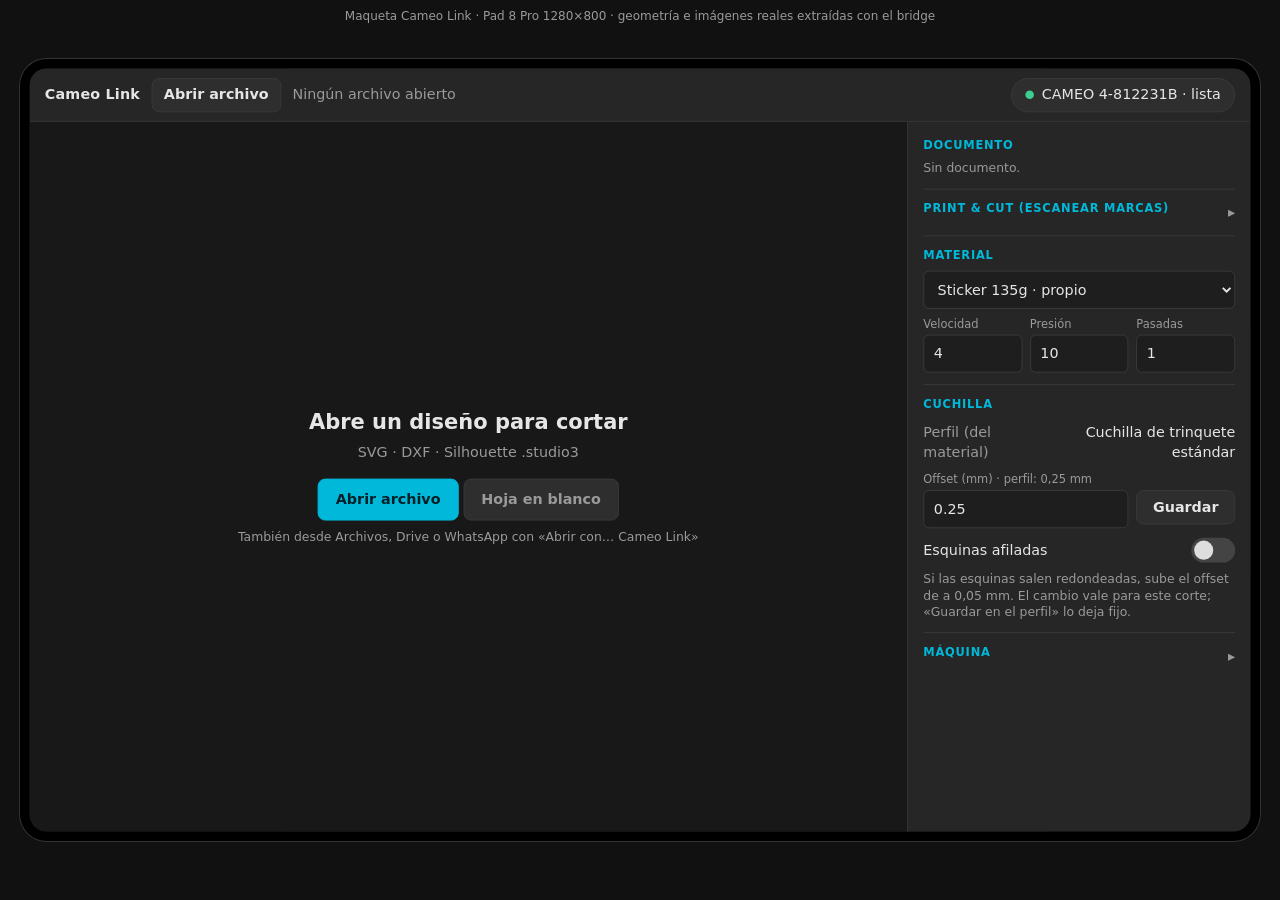
<file: informe/maqueta-visor-android.html>
<!DOCTYPE html>
<html lang="es">
<head>
<meta charset="utf-8">
<meta name="viewport" content="width=device-width, initial-scale=1">
<title>Maqueta · Cameo Link visor (Pad 8 Pro 1280×800)</title>
<style>
  :root {
    --bg: #1e1e1e; --panel: #262626; --panel2: #2e2e2e; --line: #3a3a3a;
    --text: #e6e6e6; --muted: #9a9a9a; --accent: #00b8d9; --accent-ink: #001f26;
    --danger: #e0218a; --ok: #3ccf91; --warn: #f0b429;
  }
  * { box-sizing: border-box; }
  [hidden] { display: none !important; }
  html, body { margin: 0; height: 100%; background: #111; color: var(--text);
    font: 15px/1.35 system-ui, "Segoe UI", Roboto, sans-serif; }
  .stage-note { position: fixed; top: 8px; left: 50%; transform: translateX(-50%); color: #9a9a9a;
    font-size: 12px; white-space: nowrap; }
  .stage { position: fixed; inset: 0; display: grid; place-items: center; }
  .tablet { width: 1280px; height: 800px; background: var(--bg); border-radius: 18px; overflow: hidden;
    box-shadow: 0 0 0 10px #000, 0 0 0 11px #333; position: relative; transform-origin: center;
    display: grid; grid-template-rows: 56px 1fr; }

  /* barra superior */
  .top { display: flex; align-items: center; gap: 12px; padding: 0 16px; border-bottom: 1px solid var(--line);
    background: var(--panel); }
  .brand { font-weight: 800; letter-spacing: .2px; }
  .file-chip { color: var(--muted); max-width: 420px; overflow: hidden; text-overflow: ellipsis; white-space: nowrap; }
  .file-chip b { color: var(--text); font-weight: 600; }
  .spacer { flex: 1; }
  .pill { display: inline-flex; align-items: center; gap: 8px; height: 36px; padding: 0 14px; border-radius: 18px;
    background: var(--panel2); border: 1px solid var(--line); color: var(--text); font: inherit; cursor: pointer; }
  .dot { width: 9px; height: 9px; border-radius: 50%; background: var(--ok); }
  .dot.off { background: var(--danger); }

  button { font: inherit; color: inherit; }
  .btn { height: 44px; padding: 0 18px; border-radius: 8px; border: 1px solid var(--line); background: var(--panel2);
    cursor: pointer; font-weight: 600; }
  .btn:hover { border-color: #555; }
  .btn.primary { background: var(--accent); border-color: var(--accent); color: var(--accent-ink); }
  .btn.primary:disabled { background: #2f4b52; border-color: #2f4b52; color: #a3c2c9; cursor: not-allowed; }
  .btn.danger { background: transparent; border-color: var(--danger); color: var(--danger); }
  .btn.sm { height: 36px; padding: 0 12px; }
  :focus-visible { outline: 2px solid var(--accent); outline-offset: 2px; }

  /* cuerpo */
  .body { display: grid; grid-template-columns: 1fr 360px; min-height: 0; }
  .body.collapsed { grid-template-columns: 1fr; }
  .body.collapsed .side { display: none; }
  #btnCut { position: absolute; right: 12px; bottom: 12px; height: 56px; min-width: 260px; font-size: 17px; z-index: 4;
    box-shadow: 0 4px 16px rgba(0,0,0,.45); }
  .menu { position: absolute; top: 54px; left: 250px; background: var(--panel); border: 1px solid var(--line); border-radius: 10px;
    padding: 6px; z-index: 12; display: none; min-width: 240px; box-shadow: 0 10px 30px rgba(0,0,0,.5); }
  .menu.show { display: block; }
  .menu button { display: block; width: 100%; height: 44px; text-align: left; padding: 0 12px; background: transparent; border: 0; border-radius: 6px; cursor: pointer; }
  .menu button:hover { background: var(--panel2); }
  .menu hr { border: 0; border-top: 1px solid var(--line); margin: 4px 0; }
  .viewer { position: relative; min-width: 0; background: #181818; touch-action: none; }
  canvas { position: absolute; inset: 0; width: 100%; height: 100%; display: block; cursor: grab; }
  canvas.dragging { cursor: grabbing; }
  .ov { position: absolute; display: flex; gap: 8px; }
  .ov.tl { top: 12px; left: 12px; }
  .ov.bl { bottom: 12px; left: 12px; }
  .ov.tc { top: 12px; right: 12px; background: rgba(38,38,38,.95); border: 1px solid var(--line);
    border-radius: 10px; padding: 6px; }
  .tbtn { height: 44px; padding: 0 12px; border-radius: 8px; border: 1px solid var(--line); background: rgba(46,46,46,.95);
    cursor: pointer; font-weight: 600; white-space: nowrap; }
  .tbtn:disabled, .iconbtn:disabled { opacity: .55; cursor: default; }
  .tbtn[aria-pressed=true] { border-color: #f0b429; color: #f0b429; }
  .tbtn.danger { color: #ff9fd0; border-color: var(--danger); }
  .ov.br { bottom: 12px; right: 12px; color: var(--muted); font-size: 12px; align-items: flex-end; }
  .chip { height: 36px; padding: 0 12px; display: inline-flex; align-items: center; gap: 8px; border-radius: 8px;
    background: rgba(38,38,38,.92); border: 1px solid var(--line); cursor: pointer; }
  .chip .k { color: var(--muted); }
  .iconbtn { width: 44px; height: 44px; border-radius: 8px; background: rgba(38,38,38,.92); border: 1px solid var(--line);
    font-size: 20px; cursor: pointer; }

  .empty { position: absolute; inset: 0; display: grid; place-items: center; text-align: center; color: var(--muted); }
  .empty h2 { color: var(--text); margin: 0 0 6px; font-size: 22px; }
  .empty .types { margin: 6px 0 18px; }

  /* panel derecho */
  .side { border-left: 1px solid var(--line); background: var(--panel); display: grid; grid-template-rows: 1fr auto; min-height: 0; }
  .scroll { overflow-y: auto; padding: 4px 16px 16px; }
  .sec { border-bottom: 1px solid var(--line); padding: 12px 0; }
  .sec:last-child { border-bottom: 0; }
  .sec h3 { margin: 0 0 8px; font-size: 12px; text-transform: uppercase; letter-spacing: .8px; color: var(--accent); }
  .row { display: flex; justify-content: space-between; gap: 12px; padding: 3px 0; }
  .row .k { color: var(--muted); }
  .row .v { font-variant-numeric: tabular-nums; text-align: right; }
  .warn { margin-top: 8px; padding: 8px 10px; border-radius: 6px; border: 1px solid var(--danger); color: #ff9fd0; font-size: 13px; }
  .note { margin-top: 8px; color: var(--muted); font-size: 13px; }
  select, input[type=number] { height: 40px; border-radius: 6px; border: 1px solid var(--line); background: var(--bg);
    color: var(--text); font: inherit; padding: 0 10px; }
  select { width: 100%; }
  .grid3 { display: grid; grid-template-columns: repeat(3, 1fr); gap: 8px; margin-top: 8px; }
  .field label { display: block; font-size: 12px; color: var(--muted); margin-bottom: 3px; }
  .field input { width: 100%; }
  .toggle { display: flex; align-items: center; justify-content: space-between; margin-top: 10px; gap: 10px; }
  .switch { width: 46px; height: 26px; border-radius: 13px; background: #444; position: relative; cursor: pointer; border: 0; flex: none; }
  .switch::after { content: ""; position: absolute; top: 3px; left: 3px; width: 20px; height: 20px; border-radius: 50%;
    background: #ddd; transition: left .15s; }
  .switch[aria-checked=true] { background: var(--accent); }
  .switch[aria-checked=true]::after { left: 23px; background: #fff; }
  details summary { cursor: pointer; list-style: none; display: flex; justify-content: space-between; align-items: center; }
  details summary::-webkit-details-marker { display: none; }
  details summary h3 { margin: 0; }
  details summary::after { content: "▸"; color: var(--muted); }
  details[open] summary::after { content: "▾"; }
  .pad { display: grid; grid-template-columns: repeat(3, 56px); gap: 6px; justify-content: center; margin: 10px 0 6px; }
  .pad button { height: 48px; border-radius: 8px; border: 1px solid var(--line); background: var(--panel2); font-size: 18px; cursor: pointer; }
  .pad span { display: block; }
  .steps { display: flex; gap: 6px; justify-content: center; }
  .steps button { height: 32px; min-width: 48px; border-radius: 16px; border: 1px solid var(--line); background: transparent;
    color: var(--muted); cursor: pointer; }
  .steps button[aria-pressed=true] { border-color: var(--accent); color: var(--accent); }
  .foot { padding: 12px 16px; border-top: 1px solid var(--line); display: grid; gap: 8px; }
  .foot .btn.primary { height: 56px; font-size: 17px; }

  /* diálogos */
  .scrim { position: absolute; inset: 0; background: rgba(0,0,0,.55); display: none; place-items: center; z-index: 10; }
  .scrim.show { display: grid; }
  .dlg { width: 640px; background: var(--panel); border: 1px solid var(--line); border-radius: 12px; overflow: hidden;
    box-shadow: 0 20px 60px rgba(0,0,0,.5); }
  .dlg header { padding: 16px 20px 4px; }
  .dlg header h2 { margin: 0; font-size: 20px; }
  .dlg header p { margin: 4px 0 0; color: var(--muted); }
  .dlg .content { padding: 12px 20px 16px; }
  .dlg footer { padding: 12px 20px; display: flex; justify-content: flex-end; gap: 10px; border-top: 1px solid var(--line); background: #222; }
  .opts { display: grid; grid-template-columns: repeat(5, 1fr); gap: 8px; }
  .opt { border: 1px solid var(--line); border-radius: 10px; padding: 12px 10px 10px; background: var(--panel2); cursor: pointer;
    text-align: center; display: grid; gap: 6px; justify-items: center; }
  .opt[aria-checked=true] { border-color: var(--accent); box-shadow: inset 0 0 0 1px var(--accent); }
  .opt .shape { border: 1.5px solid #888; background: #3a3a3a; border-radius: 2px; }
  .opt[aria-checked=true] .shape { border-color: var(--accent); }
  .opt .name { font-weight: 700; }
  .opt .dims { color: var(--muted); font-size: 12px; font-variant-numeric: tabular-nums; }
  .opt .def { font-size: 11px; color: var(--accent); height: 14px; }
  .custom { display: none; grid-template-columns: 1fr 1fr; gap: 10px; margin-top: 12px; }
  .custom.show { display: grid; }
  .fit { margin-top: 12px; padding: 10px 12px; border-radius: 8px; background: var(--bg); display: flex; gap: 10px; align-items: center; }
  .fit.ok { color: var(--ok); }
  .fit.bad { color: #ff9fd0; border: 1px solid var(--danger); }
  .confirm-rows .row { padding: 6px 0; border-bottom: 1px solid var(--line); }
  .confirm-rows .row:last-child { border-bottom: 0; }
  .confirm-rows .v { font-weight: 600; }

  .sheet { position: absolute; left: 50%; transform: translateX(-50%); bottom: 0; width: 560px; background: var(--panel);
    border: 1px solid var(--line); border-bottom: 0; border-radius: 12px 12px 0 0; z-index: 11; display: none; }
  .sheet.show { display: block; }
  .sheet header { padding: 14px 18px 6px; font-weight: 700; display: flex; justify-content: space-between; }
  .sheet .list button { width: 100%; display: flex; gap: 12px; align-items: center; padding: 12px 18px; background: transparent;
    border: 0; border-top: 1px solid var(--line); text-align: left; cursor: pointer; }
  .sheet .list button:hover { background: var(--panel2); }
  .ext { width: 64px; height: 28px; display: grid; place-items: center; border-radius: 6px; font-size: 12px; font-weight: 700; background: #333; color: var(--accent); }
  .sheet .list small { display: block; color: var(--muted); }

  .progress { position: absolute; left: 12px; right: 12px; bottom: 12px; background: rgba(38,38,38,.96); border: 1px solid var(--line);
    border-radius: 10px; padding: 12px 14px; display: none; gap: 14px; align-items: center; z-index: 5; }
  .progress.show { display: flex; }
  .bar { flex: 1; height: 8px; background: #444; border-radius: 4px; overflow: hidden; }
  .bar i { display: block; height: 100%; width: 0; background: var(--accent); transform-origin: left; }
  .ptext { min-width: 220px; font-variant-numeric: tabular-nums; }
  .toast { position: absolute; top: 70px; left: 50%; transform: translateX(-50%); background: #333; border: 1px solid var(--line);
    padding: 10px 16px; border-radius: 8px; z-index: 20; display: none; }
  .toast.show { display: block; }
  @media (prefers-reduced-motion: reduce) { * { transition: none !important; } }
</style>
</head>
<body>
<div class="stage-note">Maqueta Cameo Link · Pad 8 Pro 1280×800 · geometría e imágenes reales extraídas con el bridge</div>
<div class="stage">
<div class="tablet" id="tablet">
  <div class="top">
    <span class="brand">Cameo Link</span>
    <button class="btn sm" id="btnOpen">Abrir archivo</button>
    <button class="btn sm" id="bAdd" hidden>＋ Agregar</button>
    <span class="file-chip" id="fileChip">Ningún archivo abierto</span>
    <span class="spacer"></span>
    <button class="tbtn" id="btnPrint" hidden title="Imprime el diseño; con Print & Cut agrega las marcas">🖨 Imprimir</button>
    <button class="tbtn" id="bTools" aria-pressed="true" title="Mostrar u ocultar la barra de edición" hidden>✎ Herramientas</button>

    <button class="pill" id="connPill" title="Estado de la máquina"><span class="dot" id="connDot"></span><span id="connText">CAMEO 4-812231B · lista</span></button>
  </div>

  <div class="body">
    <div class="viewer" id="viewer">
      <canvas id="cv"></canvas>
      <div class="empty" id="empty">
        <div>
          <h2>Abre un diseño para cortar</h2>
          <div class="types">SVG · DXF · Silhouette .studio3</div>
          <button class="btn primary" id="btnOpen2">Abrir archivo</button>
          <button class="btn" id="btnBlank">Hoja en blanco</button>
          <div class="note">También desde Archivos, Drive o WhatsApp con «Abrir con… Cameo Link»</div>
        </div>
      </div>
      <div class="ov tl" id="ovTop" hidden>
        <button class="chip" id="supportChip" title="Cambiar soporte"><span class="k">Soporte</span><b id="supportText"></b></button>
      </div>
      <div class="ov bl" id="ovZoom" hidden>
        <button class="iconbtn" id="zIn" title="Acercar">+</button>
        <button class="iconbtn" id="zOut" title="Alejar">−</button>
        <button class="iconbtn" id="zFit" title="Ajustar" style="font-size:15px">⤢</button>
        <span style="width:8px"></span>
        <button class="tbtn" id="bMulti" aria-pressed="false" title="Tocar varias formas o arrastrar un recuadro">▣ Selección múltiple</button>
        <button class="tbtn" id="bAll" title="Seleccionar todo (Ctrl+A)">Todo</button>
        <button class="iconbtn" id="bUndo" title="Deshacer (Ctrl+Z)" disabled>↶</button>
        <button class="iconbtn" id="bRedo" title="Rehacer (Ctrl+Y)" disabled>↷</button>
      </div>
      <div class="ov tc" id="selBar" hidden>
        <button class="tbtn" id="bGroup" title="Agrupar (Ctrl+G)">Agrupar</button>
        <button class="tbtn" id="bUngroup" title="Desagrupar (Ctrl+Shift+G)">Desagrupar</button>
        <button class="tbtn" id="bDup" title="Duplicar (Ctrl+D)">Duplicar</button>
        <button class="tbtn" id="bFill" title="Copias hasta llenar el área de trabajo">▦ Rellenar</button>
        <button class="tbtn" id="bCenter" title="Centrar en el área de trabajo">⊕ Centrar</button>
        <button class="tbtn" id="bUp" title="Subir la imagen una capa">⬆</button>
        <button class="tbtn" id="bDown" title="Bajar la imagen una capa">⬇</button>
        <button class="tbtn" id="bRot" title="Girar 90°">↻ 90°</button>
        <button class="tbtn" id="bFlipH" title="Reflejar horizontal">⇋</button>
        <button class="tbtn" id="bFlipV" title="Reflejar vertical">⇵</button>
        <button class="tbtn danger" id="bDel" title="Eliminar (Supr)">Eliminar</button>
      </div>
      <div class="ov br" id="ovScale" hidden><div><canvas id="scaleBar" width="120" height="18" style="position:static;width:120px;height:18px"></canvas><div id="scaleText" style="text-align:right"></div></div></div>
      <button class="tbtn" id="bPanel" aria-pressed="true" title="Abrir o cerrar el panel lateral" hidden style="position:absolute;right:12px;bottom:76px;z-index:4;width:44px;padding:0">▶</button>
      <button class="btn primary" id="btnCut" disabled hidden>Cortar</button>
      <div class="progress" id="progress">
        <div class="ptext" id="ptext">Cortando…</div>
        <div class="bar"><i id="pbar"></i></div>
        <button class="btn danger sm" id="btnStop">Detener</button>
      </div>
    </div>

    <aside class="side">
      <div class="scroll">
        <div class="sec" id="selSec" hidden>
          <h3>Selección</h3>
          <div class="note" id="selTitle" style="margin:0 0 6px"></div>
          <div class="grid3" style="grid-template-columns:1fr 1fr">
            <div class="field"><label>X (mm)</label><input type="number" id="fx" step="0.5"></div>
            <div class="field"><label>Y (mm)</label><input type="number" id="fy" step="0.5"></div>
            <div class="field"><label>Ancho (mm)</label><input type="number" id="fw" step="0.5" min="0.1"></div>
            <div class="field"><label>Alto (mm)</label><input type="number" id="fh" step="0.5" min="0.1"></div>
          </div>
          <div class="toggle"><span>Mantener proporción</span><button class="switch" id="lock" role="switch" aria-checked="true" title="Mantener proporción"></button></div>
          <div class="note">Esquinas = tamaño · ↻ = girar (imán cada 15°) · arrastrar = mover · 2 dedos = zoom</div>
        </div>
        <div class="sec">
          <h3>Documento</h3>
          <div id="docInfo"><div class="note">Sin documento.</div></div>
        </div>
        <div class="sec">
          <details id="pncSec">
            <summary><h3>Print &amp; Cut (escanear marcas)</h3></summary>
            <div class="toggle"><span>Leer marcas antes de cortar</span><button class="switch" id="pnc" role="switch" aria-checked="false" title="Print &amp; Cut"></button></div>
            <div id="pncBody" hidden>
              <div class="steps" id="pncMode" style="justify-content:flex-start;margin-top:10px">
                <button aria-pressed="true" data-m="auto">Automático</button><button aria-pressed="false" data-m="manual">Manual</button>
              </div>
              <div class="note" id="pncManualNote" hidden>Con las flechas de «Máquina» deja la cuchilla justo sobre el cuadrado negro y luego toca Cortar.</div>
              <div class="grid3">
                <div class="field"><label>Inset</label><input type="number" id="inset" step="0.5" value="10"></div>
                <div class="field"><label>Inset inf.</label><input type="number" id="insetB" step="0.5" value="25"></div>
                <div class="field"><label>Grosor</label><input type="number" id="thick" step="0.05" value="0.5"></div>
              </div>
              <div class="grid3" id="searchBox">
                <div class="field"><label>Búsq. X</label><input type="number" id="sx" step="0.5" value="-11"></div>
                <div class="field"><label>Búsq. Y</label><input type="number" id="sy" step="0.5" value="-8"></div>
                <div class="field"><label>Calib. X/Y</label><input type="number" id="cal" step="0.1" value="0"></div>
              </div>
              <div class="grid3" style="grid-template-columns:1fr 1fr">
                <button class="btn sm" id="btnPrint">Imprimir con marcas</button>
                <button class="btn sm" id="btnSearch">Probar búsqueda</button>
              </div>
              <div id="pncWarn"></div>
              <div class="note">Valores por defecto = los calibrados en tu Cameo (−11 / −8, inset 10, inferior 25 sin mat).</div>
            </div>
          </details>
        </div>
        <div class="sec">
          <h3>Material</h3>
          <select id="material"></select>
          <div class="grid3">
            <div class="field"><label>Velocidad</label><input type="number" id="speed" min="1" max="30"></div>
            <div class="field"><label>Presión</label><input type="number" id="pressure" min="1" max="33"></div>
            <div class="field"><label>Pasadas</label><input type="number" id="passes" min="1" max="5"></div>
          </div>
        </div>
        <div class="sec">
          <h3>Cuchilla</h3>
          <div class="row"><span class="k">Perfil (del material)</span><span class="v" id="bladeName"></span></div>
          <div class="grid3">
            <div class="field" style="grid-column: span 2"><label>Offset (mm) · perfil: <span id="bladeOff"></span></label><input type="number" id="offset" step="0.05" min="0" max="2"></div>
            <div class="field"><label>&nbsp;</label><button class="btn sm" id="btnSaveOff" style="width:100%" disabled>Guardar</button></div>
          </div>
          <div class="toggle"><span>Esquinas afiladas</span><button class="switch" id="sharpen" role="switch" aria-checked="false" title="Esquinas afiladas"></button></div>
          <div class="note" id="offNote">Si las esquinas salen redondeadas, sube el offset de a 0,05 mm. El cambio vale para este corte; «Guardar en el perfil» lo deja fijo.</div>
        </div>
        <div class="sec">
          <details id="machine">
            <summary><h3>Máquina</h3></summary>
            <div class="steps" id="steps">
              <button aria-pressed="false" data-s="1">1 mm</button><button aria-pressed="false" data-s="5">5</button>
              <button aria-pressed="true" data-s="10">10</button><button aria-pressed="false" data-s="50">50</button>
            </div>
            <div class="pad">
              <span></span><button data-d="0,-1" title="Papel hacia atrás">▲</button><span></span>
              <button data-d="-1,0" title="Carro a la izquierda">◀</button><button data-d="home" title="Origen">⌂</button><button data-d="1,0" title="Carro a la derecha">▶</button>
              <span></span><button data-d="0,1" title="Papel hacia adelante">▼</button><span></span>
            </div>
            <div class="row"><span class="k">Carro</span><span class="v" id="pos">X 0,0 · Y 0,0 mm</span></div>
            <div class="row"><span class="k">Firmware</span><span class="v">CAMEO 4 V1.20</span></div>
          </details>
        </div>
      </div>
    </aside>
  </div>

  <!-- agregar -->
  <div class="menu" id="addMenu">
    <button data-add="img">🖼 Imagen… (PNG / JPG)</button>
    <hr>
    <button data-add="circle">◯ Círculo</button>
    <button data-add="rect">▭ Rectángulo</button>
    <button data-add="round">▢ Rectángulo redondeado</button>
  </div>

  <!-- rellenar hoja -->
  <div class="scrim" id="fillScrim">
    <div class="dlg" role="dialog" aria-modal="true" aria-labelledby="fillTitle" style="width:440px">
      <header><h2 id="fillTitle">Rellenar el área de trabajo</h2><p id="fillSub"></p></header>
      <div class="content">
        <div class="grid3">
          <div class="field"><label>Separación (mm)</label><input type="number" id="fillGap" value="3" min="0" step="0.5"></div>
        </div>
        <div class="fit ok" id="fillInfo"></div>
      </div>
      <footer>
        <button class="btn" id="fillCancel">Cancelar</button>
        <button class="btn primary" id="fillOk">Rellenar</button>
      </footer>
    </div>
  </div>

  <!-- selector de archivos (simula el del sistema) -->
  <div class="scrim" id="pickScrim"></div>
  <div class="sheet" id="picker" role="dialog" aria-label="Abrir archivo">
    <header><span>Abrir archivo</span><button class="btn sm" id="pickClose">Cerrar</button></header>
    <div class="list" id="pickList"></div>
  </div>

  <!-- soporte: se pregunta SIEMPRE al abrir -->
  <div class="scrim" id="supScrim">
    <div class="dlg" role="dialog" aria-modal="true" aria-labelledby="supTitle">
      <header>
        <h2 id="supTitle">¿Sobre qué vas a cortar?</h2>
        <p id="supSub"></p>
      </header>
      <div class="content">
        <div class="opts" id="opts" role="radiogroup"></div>
        <div class="custom" id="custom">
          <div class="field"><label>Ancho X (mm) · máx. 304,8</label><input type="number" id="cw" value="200" min="20" max="304.8" step="0.1"></div>
          <div class="field"><label>Largo Y (mm)</label><input type="number" id="ch" value="150" min="20" max="3000" step="0.1"></div>
        </div>
        <div class="toggle" id="onMatRow"><span>Pegado sobre el mat 12x12</span><button class="switch" id="onMat" role="switch" aria-checked="false" title="Sobre el mat"></button></div>
        <div class="fit" id="fit"></div>
      </div>
      <footer>
        <button class="btn" id="supCancel">Cancelar</button>
        <button class="btn primary" id="supOk">Continuar</button>
      </footer>
    </div>
  </div>

  <!-- confirmación del corte: datos, no prosa -->
  <div class="scrim" id="cfmScrim">
    <div class="dlg" role="dialog" aria-modal="true" aria-labelledby="cfmTitle" style="width:480px">
      <header><h2 id="cfmTitle">Cortar</h2><p id="cfmSub"></p></header>
      <div class="content confirm-rows" id="cfmRows"></div>
      <footer>
        <button class="btn" id="cfmCancel">Cancelar</button>
        <button class="btn primary" id="cfmOk">Cortar</button>
      </footer>
    </div>
  </div>

  <div class="toast" id="toast"></div>
</div>
</div>

<script>
const DOCS = [{"name": "base 6x6 circular sticker.studio3", "kind": "studio3", "page": [210.0, 297.0], "paths": [{"pts": [[12.57, 47.48], [13.16, 53.35], [14.86, 58.96], [17.61, 64.12], [21.36, 68.69], [25.93, 72.43], [31.09, 75.19], [36.69, 76.89], [42.57, 77.48], [48.45, 76.89], [54.05, 75.19], [59.22, 72.43], [63.79, 68.69], [67.53, 64.12], [70.29, 58.96], [71.99, 53.35], [72.57, 47.48], [71.99, 41.59], [70.29, 35.99], [67.53, 30.83], [63.79, 26.26], [59.22, 22.51], [54.05, 19.76], [48.45, 18.06], [42.57, 17.48], [36.69, 18.06], [31.09, 19.76], [25.93, 22.52], [21.36, 26.26], [17.61, 30.83], [14.86, 35.99], [13.16, 41.59], [12.57, 47.48]], "closed": true, "g": null}, {"pts": [[74.79, 47.48], [75.38, 53.35], [77.08, 58.96], [79.83, 64.12], [83.58, 68.69], [88.15, 72.43], [93.31, 75.19], [98.91, 76.89], [104.79, 77.48], [110.67, 76.89], [116.27, 75.19], [121.44, 72.43], [126.01, 68.69], [129.75, 64.12], [132.51, 58.96], [134.21, 53.35], [134.79, 47.48], [134.21, 41.59], [132.51, 35.99], [129.75, 30.83], [126.01, 26.26], [121.44, 22.52], [116.27, 19.76], [110.67, 18.06], [104.79, 17.48], [98.91, 18.06], [93.31, 19.76], [88.15, 22.52], [83.58, 26.26], [79.83, 30.83], [77.08, 35.99], [75.38, 41.59], [74.79, 47.48]], "closed": true, "g": null}, {"pts": [[137.01, 47.47], [137.6, 53.35], [139.3, 58.95], [142.05, 64.12], [145.8, 68.69], [150.37, 72.43], [155.53, 75.19], [161.13, 76.89], [167.01, 77.47], [172.89, 76.89], [178.5, 75.19], [183.66, 72.43], [188.23, 68.69], [191.97, 64.12], [194.73, 58.95], [196.43, 53.35], [197.01, 47.47], [196.43, 41.59], [194.73, 35.99], [191.97, 30.83], [188.23, 26.26], [183.66, 22.51], [178.5, 19.76], [172.89, 18.06], [167.01, 17.47], [161.13, 18.06], [155.53, 19.76], [150.37, 22.51], [145.8, 26.26], [142.05, 30.83], [139.3, 35.99], [137.6, 41.59], [137.01, 47.47]], "closed": true, "g": null}, {"pts": [[137.01, 109.97], [137.6, 115.85], [139.3, 121.45], [142.05, 126.62], [145.8, 131.19], [150.37, 134.93], [155.53, 137.69], [161.13, 139.39], [167.01, 139.97], [172.89, 139.39], [178.5, 137.69], [183.66, 134.93], [188.23, 131.19], [191.97, 126.62], [194.73, 121.45], [196.43, 115.85], [197.01, 109.97], [196.43, 104.09], [194.73, 98.49], [191.97, 93.33], [188.23, 88.76], [183.66, 85.01], [178.5, 82.26], [172.89, 80.56], [167.01, 79.97], [161.13, 80.56], [155.53, 82.26], [150.37, 85.01], [145.8, 88.76], [142.05, 93.33], [139.3, 98.49], [137.6, 104.09], [137.01, 109.97]], "closed": true, "g": null}, {"pts": [[74.79, 109.97], [75.38, 115.85], [77.08, 121.46], [79.83, 126.62], [83.58, 131.19], [88.15, 134.93], [93.31, 137.69], [98.91, 139.39], [104.79, 139.97], [110.67, 139.39], [116.27, 137.69], [121.44, 134.93], [126.01, 131.19], [129.75, 126.62], [132.51, 121.46], [134.21, 115.85], [134.79, 109.97], [134.21, 104.09], [132.51, 98.49], [129.75, 93.33], [126.01, 88.76], [121.44, 85.01], [116.27, 82.26], [110.67, 80.56], [104.79, 79.98], [98.91, 80.56], [93.31, 82.26], [88.15, 85.01], [83.58, 88.76], [79.83, 93.33], [77.08, 98.49], [75.38, 104.09], [74.79, 109.97]], "closed": true, "g": null}, {"pts": [[12.57, 109.97], [13.16, 115.85], [14.86, 121.46], [17.61, 126.62], [21.36, 131.19], [25.93, 134.93], [31.09, 137.69], [36.69, 139.39], [42.57, 139.97], [48.45, 139.39], [54.05, 137.69], [59.22, 134.93], [63.79, 131.19], [67.53, 126.62], [70.29, 121.46], [71.99, 115.85], [72.57, 109.97], [71.99, 104.09], [70.29, 98.49], [67.53, 93.33], [63.79, 88.76], [59.22, 85.01], [54.05, 82.26], [48.45, 80.56], [42.57, 79.98], [36.69, 80.56], [31.09, 82.26], [25.93, 85.01], [21.36, 88.76], [17.61, 93.33], [14.86, 98.49], [13.16, 104.09], [12.57, 109.97]], "closed": true, "g": null}, {"pts": [[12.57, 172.47], [13.16, 178.35], [14.86, 183.95], [17.61, 189.12], [21.36, 193.69], [25.93, 197.43], [31.09, 200.19], [36.69, 201.89], [42.57, 202.47], [48.45, 201.89], [54.05, 200.19], [59.22, 197.43], [63.79, 193.69], [67.53, 189.12], [70.29, 183.95], [71.99, 178.35], [72.57, 172.47], [71.99, 166.59], [70.29, 160.99], [67.53, 155.83], [63.79, 151.26], [59.22, 147.51], [54.05, 144.76], [48.45, 143.06], [42.57, 142.47], [36.69, 143.06], [31.09, 144.76], [25.93, 147.51], [21.36, 151.26], [17.61, 155.83], [14.86, 160.99], [13.16, 166.59], [12.57, 172.47]], "closed": true, "g": null}, {"pts": [[74.79, 172.47], [75.38, 178.35], [77.08, 183.95], [79.83, 189.12], [83.58, 193.69], [88.15, 197.43], [93.31, 200.19], [98.91, 201.89], [104.79, 202.47], [110.67, 201.89], [116.27, 200.19], [121.44, 197.43], [126.01, 193.69], [129.75, 189.12], [132.51, 183.95], [134.21, 178.35], [134.79, 172.47], [134.21, 166.59], [132.51, 160.99], [129.75, 155.83], [126.01, 151.26], [121.44, 147.51], [116.27, 144.76], [110.67, 143.06], [104.79, 142.47], [98.91, 143.06], [93.31, 144.76], [88.15, 147.51], [83.58, 151.26], [79.83, 155.83], [77.08, 160.99], [75.38, 166.59], [74.79, 172.47]], "closed": true, "g": null}, {"pts": [[137.01, 172.47], [137.6, 178.35], [139.3, 183.95], [142.05, 189.12], [145.8, 193.69], [150.37, 197.43], [155.53, 200.19], [161.13, 201.89], [167.01, 202.47], [172.89, 201.89], [178.5, 200.19], [183.66, 197.43], [188.23, 193.69], [191.97, 189.12], [194.73, 183.95], [196.43, 178.35], [197.01, 172.47], [196.43, 166.59], [194.73, 160.99], [191.97, 155.83], [188.23, 151.26], [183.66, 147.51], [178.5, 144.76], [172.89, 143.06], [167.01, 142.47], [161.13, 143.06], [155.53, 144.76], [150.37, 147.51], [145.8, 151.26], [142.05, 155.83], [139.3, 160.99], [137.6, 166.59], [137.01, 172.47]], "closed": true, "g": null}, {"pts": [[137.01, 234.97], [137.6, 240.85], [139.3, 246.45], [142.05, 251.62], [145.8, 256.19], [150.37, 259.93], [155.53, 262.69], [161.13, 264.39], [167.01, 264.97], [172.89, 264.39], [178.5, 262.69], [183.66, 259.93], [188.23, 256.19], [191.97, 251.62], [194.73, 246.45], [196.43, 240.85], [197.01, 234.97], [196.43, 229.09], [194.73, 223.49], [191.97, 218.33], [188.23, 213.76], [183.66, 210.01], [178.5, 207.26], [172.89, 205.56], [167.01, 204.97], [161.13, 205.56], [155.53, 207.26], [150.37, 210.01], [145.8, 213.76], [142.05, 218.33], [139.3, 223.49], [137.6, 229.09], [137.01, 234.97]], "closed": true, "g": null}, {"pts": [[74.79, 234.97], [75.38, 240.85], [77.08, 246.45], [79.83, 251.62], [83.58, 256.19], [88.15, 259.93], [93.31, 262.69], [98.91, 264.39], [104.79, 264.97], [110.67, 264.39], [116.27, 262.69], [121.44, 259.93], [126.01, 256.19], [129.75, 251.62], [132.51, 246.45], [134.21, 240.85], [134.79, 234.97], [134.21, 229.09], [132.51, 223.49], [129.75, 218.33], [126.01, 213.76], [121.44, 210.01], [116.27, 207.26], [110.67, 205.56], [104.79, 204.97], [98.91, 205.56], [93.31, 207.26], [88.15, 210.01], [83.58, 213.76], [79.83, 218.33], [77.08, 223.49], [75.38, 229.09], [74.79, 234.97]], "closed": true, "g": null}, {"pts": [[12.57, 234.97], [13.16, 240.85], [14.86, 246.45], [17.61, 251.62], [21.36, 256.19], [25.93, 259.93], [31.09, 262.69], [36.69, 264.39], [42.57, 264.97], [48.45, 264.39], [54.05, 262.69], [59.22, 259.93], [63.79, 256.19], [67.53, 251.62], [70.29, 246.45], [71.99, 240.85], [72.57, 234.97], [71.99, 229.09], [70.29, 223.49], [67.53, 218.33], [63.79, 213.76], [59.22, 210.01], [54.05, 207.26], [48.45, 205.56], [42.57, 204.97], [36.69, 205.56], [31.09, 207.26], [25.93, 210.01], [21.36, 213.76], [17.61, 218.33], [14.86, 223.49], [13.16, 229.09], [12.57, 234.97]], "closed": true, "g": null}], "images": [], "warnings": []}, {"name": "calendario iman grande.studio3", "kind": "studio3", "page": [210.0, 297.0], "paths": [{"pts": [[5.27, 74.49], [105.27, 74.49], [105.27, 4.47], [5.27, 4.47], [5.27, 74.49]], "closed": true, "g": null}, {"pts": [[5.27, 144.52], [105.27, 144.52], [105.27, 74.5], [5.27, 74.5], [5.27, 144.52]], "closed": true, "g": null}, {"pts": [[5.27, 214.54], [105.27, 214.54], [105.27, 144.52], [5.27, 144.52], [5.27, 214.54]], "closed": true, "g": null}, {"pts": [[5.27, 284.57], [105.27, 284.57], [105.27, 214.54], [5.27, 214.54], [5.27, 284.57]], "closed": true, "g": null}, {"pts": [[205.27, 214.54], [105.27, 214.54], [105.27, 284.57], [205.27, 284.57], [205.27, 214.54]], "closed": true, "g": null}, {"pts": [[205.27, 144.52], [105.27, 144.52], [105.27, 214.54], [205.27, 214.54], [205.27, 144.52]], "closed": true, "g": null}, {"pts": [[205.26, 74.49], [105.27, 74.49], [105.27, 144.52], [205.26, 144.52], [205.26, 74.49]], "closed": true, "g": null}, {"pts": [[205.26, 4.47], [105.27, 4.47], [105.27, 74.5], [205.26, 74.5], [205.26, 4.47]], "closed": true, "g": null}], "images": [{"src": "[data-uri]", "m": [0.0, -35.01228, 49.99931, 1e-05, 55.26568, 39.48148]}, {"src": "[data-uri]", "m": [-0.0, 35.01291, -49.99965, 0.0, 155.2647, 39.4821]}, {"src": "[data-uri]", "m": [-0.0, -35.01235, 49.99952, 1e-05, 55.26549, 109.50738]}, {"src": "[data-uri]", "m": [-2e-05, 35.01231, -49.99951, -2e-05, 155.26505, 249.55676]}, {"src": "[data-uri]", "m": [0.0, 35.01226, -49.99958, -0.0, 155.26476, 109.50602]}, {"src": "[data-uri]", "m": [1e-05, -35.01235, 49.99956, 2e-05, 55.26594, 179.53066]}, {"src": "[data-uri]", "m": [0.0, 35.01236, -49.99952, -0.0, 155.26503, 179.53207]}, {"src": "[data-uri]", "m": [0.0, -35.01233, 49.99913, 2e-05, 55.26638, 249.55678]}], "warnings": []}, {"name": "sample_illustrator.svg", "kind": "svg", "page": [99.99838888888887, 99.99838888888887], "paths": [{"pts": [[10.0, 10.0], [40.0, 10.0], [40.0, 40.0], [10.0, 40.0], [10.0, 10.0]], "closed": true, "g": "Capa_1_1_"}, {"pts": [[50.0, 55.0], [54.35, 63.81], [64.06, 65.22], [57.03, 72.08], [58.69, 81.76], [50.0, 77.18], [41.31, 81.76], [42.97, 72.08], [35.93, 65.22], [45.65, 63.81], [50.0, 55.0]], "closed": true, "g": "Capa_1_1_"}, {"pts": [[80.0, 25.0], [79.8, 27.02], [79.21, 28.89], [78.29, 30.59], [77.07, 32.07], [75.59, 33.29], [73.89, 34.22], [72.01, 34.8], [70.0, 35.0], [67.98, 34.8], [66.1, 34.22], [64.41, 33.29], [62.93, 32.07], [61.7, 30.59], [60.78, 28.89], [60.2, 27.02], [60.0, 25.0], [60.2, 22.99], [60.78, 21.11], [61.7, 19.41], [62.93, 17.93], [64.41, 16.71], [66.1, 15.79], [67.98, 15.2], [70.0, 15.0], [72.01, 15.2], [73.89, 15.79], [75.59, 16.71], [77.07, 17.93], [78.29, 19.41], [79.21, 21.11], [79.8, 22.99], [80.0, 25.0]], "closed": true, "g": "Capa_1_1_"}], "images": [], "warnings": []}];
const MATERIALS = [{"id": "sticker_135g", "name": "Sticker 135g", "pressure": 10, "speed": 4, "depth": 1, "passes": 1, "tool": 1, "mat": 0, "blade_id": "ratchet", "return_home": true, "own": true}, {"id": "vinilo", "name": "Vinilo adhesivo (kiss cut)", "pressure": 10, "speed": 10, "depth": 1, "passes": 1, "blade_id": "ratchet", "tool": 1, "mat": 1, "return_home": true}, {"id": "vinilo_die", "name": "Vinilo (corte completo)", "pressure": 20, "speed": 8, "depth": 3, "passes": 1, "blade_id": "ratchet", "tool": 1, "mat": 1, "return_home": true}, {"id": "sticker_papel", "name": "Papel adhesivo sticker (kiss cut)", "pressure": 12, "speed": 8, "depth": 2, "passes": 1, "blade_id": "ratchet", "tool": 1, "mat": 1, "return_home": true}, {"id": "papel_80", "name": "Papel 80 g", "pressure": 12, "speed": 10, "depth": 2, "passes": 1, "blade_id": "ratchet", "tool": 1, "mat": 1, "return_home": true}, {"id": "cartulina", "name": "Cartulina 200-250 g", "pressure": 25, "speed": 6, "depth": 5, "passes": 1, "blade_id": "ratchet", "tool": 1, "mat": 1, "return_home": true}, {"id": "cartulina_2p", "name": "Cartulina gruesa (2 pasadas)", "pressure": 33, "speed": 5, "depth": 7, "passes": 2, "blade_id": "ratchet_deep", "tool": 1, "mat": 1, "return_home": true}, {"id": "termico", "name": "Vinilo textil termotransferible", "pressure": 8, "speed": 8, "depth": 2, "passes": 1, "blade_id": "ratchet", "tool": 1, "mat": 1, "return_home": true}, {"id": "pluma", "name": "Dibujar con pluma", "pressure": 5, "speed": 15, "depth": null, "passes": 1, "blade_id": "pen", "tool": 1, "mat": 1, "return_home": true}];
const BLADES = [{"id": "autoblade", "name": "AutoBlade (Cameo 4)", "type": "auto", "offset_mm": 0.0, "tool": 1}, {"id": "ratchet", "name": "Cuchilla de trinquete estándar", "type": "ratchet", "offset_mm": 0.25, "tool": 1}, {"id": "ratchet_deep", "name": "Cuchilla de trinquete corte profundo (2 mm)", "type": "ratchet", "offset_mm": 0.5, "tool": 1}, {"id": "kraft", "name": "Kraft Blade (carro 2, materiales gruesos)", "type": "ratchet", "offset_mm": 0.75, "tool": 2}, {"id": "pen", "name": "Pluma / rotulador", "type": "pen", "offset_mm": 0.0, "tool": 1}];


// Diseño de ejemplo para mostrar el DXF (NO es un archivo real: el lector DXF aún no existe)
(function addDxfSample() {
  const paths = [];
  const rr = (x, y, w, h, r) => {
    const p = [];
    const arc = (cx, cy, a0) => { for (let i = 0; i <= 8; i++) { const a = a0 + i * Math.PI / 16; p.push([cx + r * Math.cos(a), cy + r * Math.sin(a)]); } };
    arc(x + w - r, y + r, -Math.PI / 2); arc(x + w - r, y + h - r, 0); arc(x + r, y + h - r, Math.PI / 2); arc(x + r, y + r, Math.PI);
    p.push(p[0]); return p;
  };
  const circle = (cx, cy, r) => { const p = []; for (let i = 0; i <= 32; i++) { const a = i * Math.PI / 16; p.push([cx + r * Math.cos(a), cy + r * Math.sin(a)]); } return p; };
  for (let row = 0; row < 4; row++) for (let col = 0; col < 2; col++) {
    const x = 12 + col * 98, y = 14 + row * 62;
    paths.push({ pts: circle(x + 10, y + 25, 3), closed: true });   // interiores primero, como ordering.py
    paths.push({ pts: rr(x, y, 90, 50, 6), closed: true });
  }
  DOCS.push({ name: "etiquetas_90x50.dxf", kind: "dxf", page: [210, 297], paths, images: [], warnings: [], sample: true });
})();

const SUPPORTS = [
  { id: "mat12", name: "Mat 12x12", w: 304.8, h: 304.8, mat: true, def: true },
  { id: "mat24", name: "Mat 12x24", w: 304.8, h: 609.6, mat: true },
  { id: "a4", name: "A4", w: 210, h: 297 },
  { id: "carta", name: "Carta", w: 215.9, h: 279.4 },
  { id: "custom", name: "Personalizado" },
];
const MAT = 304.8, MAT24 = 609.6, PNC_MAX_W = 300, PNC_MAX_H = 610;
// alto del mat que se dibuja: 12x24 si el soporte lo es, o si la hoja pegada no cabe en el 12x12
const matH = s => (s.id === "mat24" || (s.onMat && s.h > MAT)) ? MAT24 : MAT;
const nf = (v, d = 1) => v.toLocaleString("es-CL", { minimumFractionDigits: d, maximumFractionDigits: d });
const $ = id => document.getElementById(id);

const st = {
  doc: null, support: null, pending: null, supSel: "mat12", onMat: false,
  view: { s: 2, ox: 40, oy: 40 }, cut: null, step: 10, pos: [0, 0], sharpen: false,
  pnc: false, pncMode: "auto",
};

// Print & Cut: misma geometría que cameoAddRegmarks() del panel (host.jsx)
function regmarks() {
  const s = st.support, inset = +$("inset").value || 10, ib = +$("insetB").value || inset, t = +$("thick").value || 0.5;
  return { inset, ib, t, w: s.w, h: s.h, area: [inset, inset, s.w - inset, s.h - ib] };
}
// Problemas que impiden o arriesgan el Print & Cut (null = todo bien)
function pncProblems() {
  if (!st.pnc || !st.doc) return [];
  const s = st.support, out = [];
  if (s.mat) out.push("Elige el tamaño de la hoja impresa (A4, Carta o Personalizado, «sobre el mat» si corresponde): el mat no se imprime.");
  else if (s.w > PNC_MAX_W || s.h > PNC_MAX_H) out.push(`Print & Cut admite hasta 30 × 61 cm con las marcas dentro (tu hoja: ${nf(s.w / 10)} × ${nf(s.h / 10)} cm).`);
  else {
    const r = regmarks(), [x0, y0, x1, y1] = r.area;
    const n = st.doc.paths.filter(p => p.pts.some(([x, y]) => x < x0 || y < y0 || x > x1 || y > y1)).length;
    if (n) out.push(`${n} trazados se salen del área de las marcas: la máquina podría no leerlas.`);
  }
  return out;
}

// ---------------------------------------------------------------- escala del marco
const tablet = $("tablet");
let frameScale = 1;
function fitFrame() {
  frameScale = Math.min(1, (innerWidth - 40) / 1300, (innerHeight - 50) / 820);
  tablet.style.transform = `scale(${frameScale})`;
  resizeCanvas();
}
addEventListener("resize", fitFrame);

// ---------------------------------------------------------------- imágenes (precarga)
for (const d of DOCS) for (const im of d.images) { const i = new Image(); i.src = im.src; i.onload = () => render(); im.img = i; }

// ---------------------------------------------------------------- geometría
function bboxOf(paths) {
  let x0 = Infinity, y0 = Infinity, x1 = -Infinity, y1 = -Infinity;
  for (const p of paths) for (const [x, y] of p.pts) { x0 = Math.min(x0, x); y0 = Math.min(y0, y); x1 = Math.max(x1, x); y1 = Math.max(y1, y); }
  return x0 === Infinity ? [0, 0, 0, 0] : [x0, y0, x1, y1];
}
function lenOf(p) { let L = 0; for (let i = 1; i < p.pts.length; i++) L += Math.hypot(p.pts[i][0] - p.pts[i - 1][0], p.pts[i][1] - p.pts[i - 1][1]); return L; }
function supportDims(sel = st.supSel) {
  if (sel === "custom") return { w: +$("cw").value || 0, h: +$("ch").value || 0 };
  const s = SUPPORTS.find(s => s.id === sel); return { w: s.w, h: s.h };
}
// Fuera del soporte = algún punto fuera de [0,w]×[0,h]
function outside(p, w, h) { return p.pts.some(([x, y]) => x < -0.05 || y < -0.05 || x > w + 0.05 || y > h + 0.05); }

// ---------------------------------------------------------------- lienzo
const cv = $("cv"), ctx = cv.getContext("2d");
let W = 0, H = 0, dpr = 1;
function resizeCanvas() {
  const r = $("viewer").getBoundingClientRect();
  W = r.width / frameScale; H = r.height / frameScale; dpr = (window.devicePixelRatio || 1) * frameScale;
  cv.width = Math.round(W * dpr); cv.height = Math.round(H * dpr);
  render();
}
function fitView() {
  if (!st.doc) return;
  const s = st.support;
  const sw = s.onMat ? MAT : s.w, sh = s.onMat ? matH(s) : s.h;
  const b = bboxOf(st.doc.paths);
  const ew = Math.max(sw, b[2]), eh = Math.max(sh, b[3]);
  const k = Math.min((W - 60) / ew, (H - 110) / eh);
  st.view = { s: k, ox: (W - ew * k) / 2, oy: 60 + (H - 110 - eh * k) / 2 };
  render();
}

function render() {
  ctx.setTransform(dpr, 0, 0, dpr, 0, 0);
  ctx.fillStyle = "#181818"; ctx.fillRect(0, 0, W, H);
  if (!st.doc) return;
  const { s: k, ox, oy } = st.view, sup = st.support, d = st.doc;
  ctx.save(); ctx.translate(ox, oy); ctx.scale(k, k);
  const px = v => v / k;   // px de pantalla -> mm

  // mat (gris con cuadrícula de 1") o solo la hoja
  const onPaper = !sup.mat;
  if (sup.mat || sup.onMat) {
    const mh = matH(sup);
    ctx.fillStyle = "#34393b"; ctx.fillRect(0, 0, MAT, mh);
    ctx.strokeStyle = "#454c4f"; ctx.lineWidth = px(1);
    for (let i = 25.4; i < MAT; i += 25.4) { ctx.beginPath(); ctx.moveTo(i, 0); ctx.lineTo(i, mh); ctx.stroke(); }
    for (let i = 25.4; i < mh; i += 25.4) { ctx.beginPath(); ctx.moveTo(0, i); ctx.lineTo(MAT, i); ctx.stroke(); }
    ctx.strokeStyle = "#5b6468"; ctx.lineWidth = px(1.5); ctx.strokeRect(0, 0, MAT, mh);
  }
  if (onPaper) {
    ctx.fillStyle = "#f3f2ee"; ctx.fillRect(0, 0, sup.w, sup.h);
    ctx.strokeStyle = "#bdbab2"; ctx.lineWidth = px(1); ctx.strokeRect(0, 0, sup.w, sup.h);
  }

  // imágenes del studio3 debajo de las líneas (matriz: cuadrado unitario −1…1 -> mm de página)
  for (const im of d.images) {
    if (!im.img || !im.img.complete) continue;
    ctx.save(); ctx.transform(...im.m); ctx.drawImage(im.img, -1, -1, 2, 2); ctx.restore();
  }

  // página del archivo (si no coincide con el soporte)
  const [pw, ph] = d.page;
  if (d.kind !== "nuevo" && !st.pnc && (Math.abs(pw - sup.w) > 0.5 || Math.abs(ph - sup.h) > 0.5)) {
    ctx.setLineDash([px(6), px(4)]); ctx.strokeStyle = onPaper ? "#8a877f" : "#7d8a8f"; ctx.lineWidth = px(1);
    ctx.strokeRect(0, 0, pw, ph); ctx.setLineDash([]);
  }

  // marcas de registro (cuadrado 5 mm arriba-izq, L de 20 mm arriba-der y abajo-izq)
  if (st.pnc && !sup.mat) {
    const r = regmarks(), arm = 20;
    ctx.fillStyle = "#111";
    ctx.fillRect(r.inset, r.inset, 5, 5);
    ctx.fillRect(r.w - r.inset - arm, r.inset, arm, r.t); ctx.fillRect(r.w - r.inset - r.t, r.inset, r.t, arm);
    ctx.fillRect(r.inset, r.h - r.ib - r.t, arm, r.t); ctx.fillRect(r.inset, r.h - r.ib - arm, r.t, arm);
    ctx.setLineDash([px(3), px(3)]); ctx.strokeStyle = "rgba(0,0,0,.25)"; ctx.lineWidth = px(1);
    ctx.strokeRect(r.area[0], r.area[1], r.area[2] - r.area[0], r.area[3] - r.area[1]); ctx.setLineDash([]);
  }

  // trazados de corte
  const lineCol = onPaper ? "#00809a" : "#00b8d9";
  const cut = st.cut;
  const selIds = new Set(cut ? [] : selItems().map(i => i.id));
  // contorno de las imágenes seleccionadas
  for (const im of d.images) if (selIds.has(im.id)) {
    const q = quad(im.m); ctx.strokeStyle = "#f0b429"; ctx.lineWidth = px(1.5);
    ctx.beginPath(); ctx.moveTo(...q[0]); q.slice(1).forEach(p => ctx.lineTo(...p)); ctx.closePath(); ctx.stroke();
  }
  d.paths.forEach((p, i) => {
    const out = outside(p, sup.w, sup.h);
    // seleccionado gana sobre "fuera del soporte": si no, no se distingue qué está seleccionado
    let col = selIds.has(p.id) ? "#f0b429" : (out ? "#e0218a" : lineCol), w = selIds.has(p.id) ? 2.4 : 1.6;
    let n = p.pts.length;
    if (cut) {
      if (i < cut.idx) { col = onPaper ? "#9cc9d2" : "#2c6a77"; }
      else if (i === cut.idx) { col = out ? "#e0218a" : (onPaper ? "#004f5f" : "#7fe6f7"); w = 3; n = Math.max(2, Math.ceil(p.pts.length * cut.frac)); }
      else { col = onPaper ? "#c9c6be" : "#556"; }
    }
    ctx.strokeStyle = col; ctx.lineWidth = px(w); ctx.lineJoin = "round";
    ctx.beginPath(); ctx.moveTo(...p.pts[0]); for (let j = 1; j < n; j++) ctx.lineTo(...p.pts[j]); ctx.stroke();
  });

  // origen de la cuchilla y carro
  ctx.fillStyle = "#00b8d9"; ctx.beginPath(); ctx.arc(0, 0, px(5), 0, Math.PI * 2); ctx.fill();
  ctx.strokeStyle = "#f0b429"; ctx.lineWidth = px(2);
  const [cx, cy] = st.pos; ctx.beginPath(); ctx.moveTo(cx - px(8), cy); ctx.lineTo(cx + px(8), cy); ctx.moveTo(cx, cy - px(8)); ctx.lineTo(cx, cy + px(8)); ctx.stroke();
  ctx.restore();
  ctx.fillStyle = "#9a9a9a"; ctx.font = "12px system-ui"; ctx.fillText("0,0 origen", ox + 8, oy - 8);
  drawSelection();
  drawScale();
}

function drawScale() {
  const c = $("scaleBar"), g = c.getContext("2d"), k = st.view.s;
  const opts = [1, 2, 5, 10, 20, 50, 100]; let mm = opts.find(v => v * k >= 50) || 100;
  g.clearRect(0, 0, 120, 18); g.fillStyle = "#9a9a9a";
  const w = Math.min(118, mm * k); g.fillRect(120 - w, 8, w, 2); g.fillRect(120 - w, 4, 1.5, 10); g.fillRect(118.5, 4, 1.5, 10);
  $("scaleText").textContent = `${mm} mm · ${Math.round(k / 2.835 * 100)} %`;
}

// ---------------------------------------------------------------- zoom y arrastre (dedo, ratón, rueda)
const ptrs = new Map(); let pinch = null;
function local(e) { const r = cv.getBoundingClientRect(); return [(e.clientX - r.left) / frameScale, (e.clientY - r.top) / frameScale]; }
function zoomAt(f, x, y) { const v = st.view, ns = Math.min(60, Math.max(0.3, v.s * f)); f = ns / v.s; v.ox = x - (x - v.ox) * f; v.oy = y - (y - v.oy) * f; v.s = ns; render(); }
// ---------------------------------------------------------------- edición: seleccionar, mover, escalar, girar, agrupar
// Cada forma/imagen es un "item" con su transformación T (afín, mm). Un grupo = items con el mismo g.
const mul = (A, B) => [A[0] * B[0] + A[2] * B[1], A[1] * B[0] + A[3] * B[1], A[0] * B[2] + A[2] * B[3], A[1] * B[2] + A[3] * B[3],
  A[0] * B[4] + A[2] * B[5] + A[4], A[1] * B[4] + A[3] * B[5] + A[5]];
const ap = (T, p) => [T[0] * p[0] + T[2] * p[1] + T[4], T[1] * p[0] + T[3] * p[1] + T[5]];
const tr = (dx, dy) => [1, 0, 0, 1, dx, dy];
const sc = (sx, sy, cx, cy) => [sx, 0, 0, sy, cx - sx * cx, cy - sy * cy];
const rot = (deg, cx, cy) => { const r = deg * Math.PI / 180, c = Math.cos(r), s = Math.sin(r); return [c, s, -s, c, cx - c * cx + s * cy, cy - s * cx - c * cy]; };
const ID = [1, 0, 0, 1, 0, 0];
const ed = { items: [], sel: new Set(), multi: false, lock: true, showBar: true, undo: [], redo: [], nid: 1, ng: 1 };

function polyIn([x, y], poly) {
  let inside = false;
  for (let i = 0, j = poly.length - 1; i < poly.length; j = i++) {
    const [xi, yi] = poly[i], [xj, yj] = poly[j];
    if ((yi > y) !== (yj > y) && x < (xj - xi) * (y - yi) / (yj - yi) + xi) inside = !inside;
  }
  return inside;
}
function segDist([x, y], [ax, ay], [bx, by]) {
  const dx = bx - ax, dy = by - ay, L = dx * dx + dy * dy, t = L ? Math.max(0, Math.min(1, ((x - ax) * dx + (y - ay) * dy) / L)) : 0;
  return Math.hypot(x - ax - t * dx, y - ay - t * dy);
}
const quad = m => [[-1, -1], [1, -1], [1, 1], [-1, 1]].map(p => ap(m, p));

function buildItems(doc) {
  if (!doc.src) doc.src = { paths: doc.paths.map(p => ({ ...p })), images: doc.images.map(i => ({ ...i })) };
  ed.items = []; ed.sel.clear(); ed.undo = []; ed.redo = [];
  const gmap = {};
  for (const p of doc.src.paths) {
    let g = null;
    if (p.g) g = gmap[p.g] || (gmap[p.g] = ed.ng++);   // grupos del SVG
    ed.items.push({ id: ed.nid++, kind: "path", pts: p.pts, closed: p.closed, T: ID, g });
  }
  for (const im of doc.src.images) {
    const it = { id: ed.nid++, kind: "img", m: im.m, img: im.img, T: ID, g: null };
    // studio3: la imagen va agrupada con la línea de corte que la contiene (si no, se desfasa en Print & Cut)
    const c = quad(im.m).reduce((a, p) => [a[0] + p[0] / 4, a[1] + p[1] / 4], [0, 0]);
    let best = null, bestA = Infinity;
    for (const p of ed.items) if (p.kind === "path" && p.closed && polyIn(c, p.pts)) {
      const b = bboxOf([p]), A = (b[2] - b[0]) * (b[3] - b[1]); if (A < bestA) { bestA = A; best = p; }
    }
    if (best) { if (!best.g) best.g = ed.ng++; it.g = best.g; }
    ed.items.push(it);
  }
  rebuild();
}
// Geometría "del mundo" que usan el visor, los avisos y el corte
function rebuild() {
  const d = st.doc;
  d.paths = ed.items.filter(i => i.kind === "path").map(i => ({ id: i.id, closed: i.closed, pts: i.pts.map(p => ap(i.T, p)) }));
  d.images = ed.items.filter(i => i.kind === "img").map(i => ({ id: i.id, img: i.img, m: mul(i.T, i.m) }));
}
const keyOf = it => it.g ? "g" + it.g : "i" + it.id;
const selItems = () => ed.items.filter(i => ed.sel.has(keyOf(i)));
function worldPts(it) { return it.kind === "path" ? it.pts.map(p => ap(it.T, p)) : quad(mul(it.T, it.m)); }
function bbOfItems(items) {
  let x0 = Infinity, y0 = Infinity, x1 = -Infinity, y1 = -Infinity;
  for (const it of items) for (const [x, y] of worldPts(it)) { x0 = Math.min(x0, x); y0 = Math.min(y0, y); x1 = Math.max(x1, x); y1 = Math.max(y1, y); }
  return [x0, y0, x1, y1];
}
function hitItem(w) {
  const tol = 10 / st.view.s; let best = null, bestA = Infinity;
  for (const it of ed.items) {
    const P = worldPts(it);
    let hitp = (it.closed || it.kind === "img") && polyIn(w, P);
    if (!hitp) for (let i = 1; i < P.length && !hitp; i++) hitp = segDist(w, P[i - 1], P[i]) < tol;
    if (!hitp) continue;
    const b = bbOfItems([it]), A = (b[2] - b[0]) * (b[3] - b[1]) + (it.kind === "img" ? 1e-3 : 0);   // la más chica gana: así se elige un círculo interior
    if (A < bestA) { bestA = A; best = it; }
  }
  return best;
}
const toWorld = ([x, y]) => [(x - st.view.ox) / st.view.s, (y - st.view.oy) / st.view.s];
const toScreen = ([x, y]) => [st.view.ox + x * st.view.s, st.view.oy + y * st.view.s];
function handles() {
  if (!ed.sel.size) return [];
  const [x0, y0, x1, y1] = bbOfItems(selItems()).map((v, i) => v), a = toScreen([x0, y0]), b = toScreen([x1, y1]);
  return [["nw", a[0], a[1]], ["ne", b[0], a[1]], ["se", b[0], b[1]], ["sw", a[0], b[1]], ["rot", (a[0] + b[0]) / 2, a[1] - 30]];
}
function hitHandle(p) { return handles().find(([, x, y]) => Math.hypot(p[0] - x, p[1] - y) < 16)?.[0] || null; }

const snapT = () => Object.fromEntries(ed.items.map(i => [i.id, i.T]));
const snapshot = () => ({ items: ed.items.map(i => ({ ...i })), sel: [...ed.sel] });
function pushUndo() { ed.undo.push(snapshot()); if (ed.undo.length > 60) ed.undo.shift(); ed.redo = []; }
function restore(s) { ed.items = s.items.map(i => ({ ...i })); ed.sel = new Set(s.sel); rebuild(); afterEdit(); }
function undo() { if (!ed.undo.length) return; ed.redo.push(snapshot()); restore(ed.undo.pop()); }
function redo() { if (!ed.redo.length) return; ed.undo.push(snapshot()); restore(ed.redo.pop()); }
function applyT(M, base = null) { for (const it of selItems()) it.T = mul(M, base ? base[it.id] : it.T); rebuild(); }
function afterEdit() { showDoc(false); updateSelUI(); }

// --- gestos: 1 dedo = seleccionar/mover/escalar/girar (o desplazar en vacío), 2 dedos = zoom
let op = null;
cv.addEventListener("pointerdown", e => {
  cv.setPointerCapture(e.pointerId); ptrs.set(e.pointerId, local(e)); cv.classList.add("dragging");
  if (ptrs.size === 2) { op = null; return; }        // segundo dedo: pasa a zoom
  const p = local(e);
  if (!st.doc || st.cut) { op = { type: "pan" }; return; }
  const w = toWorld(p), h = hitHandle(p);
  if (h) {
    const bb = bbOfItems(selItems());
    op = { type: h === "rot" ? "rot" : "scale", h, start: w, bb, base: snapT(), undo: snapshot() }; return;
  }
  const it = hitItem(w);
  if (it) {
    const k = keyOf(it);
    if (ed.multi || e.shiftKey || e.ctrlKey) { ed.sel.has(k) ? ed.sel.delete(k) : ed.sel.add(k); }
    else if (!ed.sel.has(k)) ed.sel = new Set([k]);
    op = ed.sel.has(k) ? { type: "move", start: w, base: snapT(), undo: snapshot(), moved: false } : null;
    updateSelUI(); render(); return;
  }
  if (ed.multi) op = { type: "marquee", a: w, b: w };
  else { if (ed.sel.size) { ed.sel.clear(); updateSelUI(); render(); } op = { type: "pan" }; }
});
cv.addEventListener("pointermove", e => {
  if (!ptrs.has(e.pointerId)) return;
  const prev = ptrs.get(e.pointerId), cur = local(e); ptrs.set(e.pointerId, cur);
  if (ptrs.size === 2) {
    const [a, b] = [...ptrs.values()]; const dist = Math.hypot(a[0] - b[0], a[1] - b[1]); const mid = [(a[0] + b[0]) / 2, (a[1] + b[1]) / 2];
    if (pinch) { zoomAt(dist / pinch.dist, mid[0], mid[1]); st.view.ox += mid[0] - pinch.mid[0]; st.view.oy += mid[1] - pinch.mid[1]; render(); }
    pinch = { dist, mid }; return;
  }
  if (!op) return;
  const w = toWorld(cur);
  if (op.type === "pan") { st.view.ox += cur[0] - prev[0]; st.view.oy += cur[1] - prev[1]; render(); return; }
  if (op.type === "marquee") { op.b = w; render(); return; }
  if (op.type === "move") {
    const dx = w[0] - op.start[0], dy = w[1] - op.start[1];
    if (!op.moved && Math.hypot(dx, dy) * st.view.s < 4) return;   // un toque no mueve
    op.moved = true; applyT(tr(dx, dy), op.base); op.info = `Δ ${nf(dx)} · ${nf(dy)} mm`;
  } else if (op.type === "scale") {
    const [x0, y0, x1, y1] = op.bb, anc = { nw: [x1, y1], ne: [x0, y1], se: [x0, y0], sw: [x1, y0] }[op.h], c0 = { nw: [x0, y0], ne: [x1, y0], se: [x1, y1], sw: [x0, y1] }[op.h];
    let sx = (w[0] - anc[0]) / (c0[0] - anc[0] || 1), sy = (w[1] - anc[1]) / (c0[1] - anc[1] || 1);
    if (ed.lock) { const vx = c0[0] - anc[0], vy = c0[1] - anc[1]; sx = sy = ((w[0] - anc[0]) * vx + (w[1] - anc[1]) * vy) / (vx * vx + vy * vy || 1); }
    sx = Math.max(0.05, sx); sy = Math.max(0.05, sy);
    applyT(sc(sx, sy, anc[0], anc[1]), op.base);
    op.info = `${nf((x1 - x0) * sx)} × ${nf((y1 - y0) * sy)} mm`;
  } else if (op.type === "rot") {
    const [x0, y0, x1, y1] = op.bb, cx = (x0 + x1) / 2, cy = (y0 + y1) / 2;
    let ang = (Math.atan2(w[1] - cy, w[0] - cx) - Math.atan2(op.start[1] - cy, op.start[0] - cx)) * 180 / Math.PI;
    const snap = Math.round(ang / 15) * 15; if (Math.abs(ang - snap) < 3) ang = snap;   // imán cada 15°
    applyT(rot(ang, cx, cy), op.base); op.info = `${nf(((ang % 360) + 360) % 360, 0)}°`;
  }
  render();
});
const up = e => {
  ptrs.delete(e.pointerId); if (ptrs.size < 2) pinch = null; if (!ptrs.size) cv.classList.remove("dragging");
  if (!op || ptrs.size) return;
  if (op.type === "marquee") {
    const [ax, ay] = op.a, [bx, by] = op.b, r = [Math.min(ax, bx), Math.min(ay, by), Math.max(ax, bx), Math.max(ay, by)];
    for (const it of ed.items) { const b = bbOfItems([it]); if (b[0] >= r[0] && b[1] >= r[1] && b[2] <= r[2] && b[3] <= r[3]) ed.sel.add(keyOf(it)); }
    updateSelUI();
  } else if (op.type !== "pan" && (op.type !== "move" || op.moved)) { ed.undo.push(op.undo); ed.redo = []; afterEdit(); }
  op = null; render();
};
cv.addEventListener("pointerup", up); cv.addEventListener("pointercancel", up);

function drawSelection() {
  if (!st.doc) return;
  if (op?.type === "marquee") {
    const a = toScreen(op.a), b = toScreen(op.b);
    ctx.fillStyle = "rgba(240,180,41,.08)"; ctx.strokeStyle = "#f0b429"; ctx.setLineDash([4, 3]); ctx.lineWidth = 1;
    ctx.fillRect(a[0], a[1], b[0] - a[0], b[1] - a[1]); ctx.strokeRect(a[0], a[1], b[0] - a[0], b[1] - a[1]); ctx.setLineDash([]);
  }
  if (!ed.sel.size || st.cut) return;
  const hs = handles(), [nw, ne, se] = hs;
  ctx.strokeStyle = "#f0b429"; ctx.lineWidth = 1; ctx.setLineDash([5, 4]);
  ctx.strokeRect(nw[1], nw[2], se[1] - nw[1], se[2] - nw[2]); ctx.setLineDash([]);
  ctx.beginPath(); ctx.moveTo((nw[1] + ne[1]) / 2, nw[2]); ctx.lineTo(hs[4][1], hs[4][2]); ctx.stroke();
  for (const [k, x, y] of hs) {
    ctx.fillStyle = "#1e1e1e"; ctx.strokeStyle = "#f0b429"; ctx.lineWidth = 2; ctx.beginPath();
    if (k === "rot") ctx.arc(x, y, 9, 0, Math.PI * 2); else ctx.rect(x - 8, y - 8, 16, 16);
    ctx.fill(); ctx.stroke();
  }
  ctx.fillStyle = "#f0b429"; ctx.font = "bold 13px system-ui"; ctx.fillText("↻", hs[4][1] - 5, hs[4][2] + 5);
  if (op?.info) { ctx.font = "13px system-ui"; ctx.fillStyle = "#f0b429"; ctx.fillText(op.info, se[1] + 12, se[2] + 4); }
}

// --- barra de selección y panel
function selSummary() {
  const its = selItems(), keys = [...ed.sel];
  const groups = keys.filter(k => k[0] === "g").length;
  return { its, n: keys.length, groups, paths: its.filter(i => i.kind === "path").length, imgs: its.filter(i => i.kind === "img").length };
}
function updateSelUI() {
  const s = selSummary(), has = s.n > 0;
  $("selBar").hidden = !has || !!st.cut || !ed.showBar;
  $("selSec").hidden = !has;
  $("bGroup").disabled = s.n < 2; $("bUngroup").disabled = !s.groups;
  $("bUndo").disabled = !ed.undo.length; $("bRedo").disabled = !ed.redo.length;
  if (!has) return;
  const [x0, y0, x1, y1] = bbOfItems(s.its);
  $("selTitle").textContent = `${s.n === 1 ? (s.groups ? "1 grupo" : "1 forma") : `${s.n} objetos`} · ${s.paths} trazado${s.paths === 1 ? "" : "s"}${s.imgs ? ` + ${s.imgs} imagen${s.imgs === 1 ? "" : "es"}` : ""}`;
  for (const [id, v] of [["fx", x0], ["fy", y0], ["fw", x1 - x0], ["fh", y1 - y0]]) if (document.activeElement !== $(id)) $(id).value = v.toFixed(1);
}
function selBB() { return bbOfItems(selItems()); }
function action(fn) { if (!ed.sel.size && fn !== selectAll) return; pushUndo(); fn(); afterEdit(); render(); }
function selectAll() { ed.sel = new Set(ed.items.map(keyOf)); }
$("bAll").onclick = () => { selectAll(); updateSelUI(); render(); };
$("bGroup").onclick = () => action(() => { const g = ed.ng++; for (const it of selItems()) it.g = g; ed.sel = new Set(["g" + g]); });
$("bUngroup").onclick = () => action(() => { const its = selItems(); for (const it of its) it.g = null; ed.sel = new Set(its.map(keyOf)); });
$("bDup").onclick = () => action(() => {
  const gm = {}, copies = selItems().map(it => ({ ...it, id: ed.nid++, g: it.g ? (gm[it.g] ||= ed.ng++) : null, T: mul(tr(5, 5), it.T) }));
  ed.items.push(...copies); ed.sel = new Set(copies.map(keyOf));
});
$("bRot").onclick = () => action(() => { const [x0, y0, x1, y1] = selBB(); applyT(rot(90, (x0 + x1) / 2, (y0 + y1) / 2)); });
$("bFlipH").onclick = () => action(() => { const [x0, , x1] = selBB(); applyT(sc(-1, 1, (x0 + x1) / 2, 0)); });
$("bFlipV").onclick = () => action(() => { const [, y0, , y1] = selBB(); applyT(sc(1, -1, 0, (y0 + y1) / 2)); });
$("bDel").onclick = () => action(() => { ed.items = ed.items.filter(i => !ed.sel.has(keyOf(i))); ed.sel.clear(); rebuild(); });
$("bUndo").onclick = undo; $("bRedo").onclick = redo;
$("bTools").onclick = () => { ed.showBar = !ed.showBar; $("bTools").setAttribute("aria-pressed", ed.showBar); updateSelUI(); };

// --- panel lateral colapsable (el botón de cortar queda flotando)
$("bPanel").onclick = () => {
  const b = document.querySelector(".body"); b.classList.toggle("collapsed");
  $("bPanel").textContent = b.classList.contains("collapsed") ? "◀" : "▶";
  resizeCanvas(); fitView();
};
$("btnPrint").onclick = () => toast(st.support?.mat ? "Elige el tamaño de la hoja (A4, Carta o Personalizado): el mat no se imprime"
  : st.pnc ? "Abre la impresión de Android: diseño + marcas, sin líneas de corte" : "Abre la impresión de Android: el diseño sin marcas ni líneas de corte");

// --- área de trabajo: toda la hoja, o lo interno de las marcas con Print & Cut
function workArea() {
  const s = st.support;
  return st.pnc && !s.mat ? regmarks().area : [0, 0, s.w, s.h];
}

// --- agregar imagen y formas simples (las formas son LÍNEAS DE CORTE: la imagen se imprime completa)
function shapePts(kind, w, h, r) {
  const p = [];
  if (kind === "circle") { for (let i = 0; i <= 72; i++) { const a = i * Math.PI / 36; p.push([w / 2 + w / 2 * Math.cos(a), h / 2 + h / 2 * Math.sin(a)]); } return p; }
  if (kind === "rect") return [[0, 0], [w, 0], [w, h], [0, h], [0, 0]];
  const arc = (cx, cy, a0) => { for (let i = 0; i <= 8; i++) { const a = a0 + i * Math.PI / 16; p.push([cx + r * Math.cos(a), cy + r * Math.sin(a)]); } };
  arc(w - r, r, -Math.PI / 2); arc(w - r, h - r, 0); arc(r, h - r, Math.PI / 2); arc(r, r, Math.PI); p.push(p[0]);
  return p;
}
function addItem(it) { pushUndo(); ed.items.push(it); ed.sel = new Set([keyOf(it)]); rebuild(); afterEdit(); render(); }
let sampleImg = 0;
$("bAdd").onclick = e => { e.stopPropagation(); $("addMenu").classList.toggle("show"); };
addEventListener("click", () => $("addMenu").classList.remove("show"));
$("addMenu").onclick = e => {
  const k = e.target.closest("button")?.dataset.add; if (!k) return;
  const [ax0, ay0, ax1, ay1] = workArea(), cx = (ax0 + ax1) / 2, cy = (ay0 + ay1) / 2;
  if (k === "img") {
    const pool = DOCS[1].src?.images || DOCS[1].images, im = pool[sampleImg++ % pool.length].img;
    const w = 70, h = w * im.height / im.width;       // en la maqueta se usan imágenes del calendario
    addItem({ id: ed.nid++, kind: "img", m: [w / 2, 0, 0, h / 2, cx, cy], img: im, T: ID, g: null });
  } else {
    const w = k === "circle" ? 50 : 60, h = 50;
    const pts = shapePts(k, w, h, 6).map(([x, y]) => [x + cx - w / 2, y + cy - h / 2]);
    addItem({ id: ed.nid++, kind: "path", pts, closed: true, T: ID, g: null });
  }
};

// --- centrar en el área de trabajo
$("bCenter").onclick = () => action(() => {
  const [x0, y0, x1, y1] = selBB(), [ax0, ay0, ax1, ay1] = workArea();
  applyT(tr((ax0 + ax1) / 2 - (x0 + x1) / 2, (ay0 + ay1) / 2 - (y0 + y1) / 2));
});

// --- capas: solo importan entre imágenes (las líneas de corte siempre se ven encima)
function moveLayer(dir) {
  const slots = ed.items.map((it, i) => it.kind === "img" ? i : -1).filter(i => i >= 0);
  const imgs = slots.map(i => ed.items[i]), sel = new Set(selItems().filter(i => i.kind === "img"));
  if (!sel.size) return;
  pushUndo();
  const idx = dir > 0 ? [...imgs.keys()].reverse() : [...imgs.keys()];
  for (const i of idx) {
    const j = i + dir;
    if (j >= 0 && j < imgs.length && sel.has(imgs[i]) && !sel.has(imgs[j])) [imgs[i], imgs[j]] = [imgs[j], imgs[i]];
  }
  slots.forEach((s, k) => ed.items[s] = imgs[k]);
  rebuild(); afterEdit(); render();
}
$("bUp").onclick = () => moveLayer(1);
$("bDown").onclick = () => moveLayer(-1);

// --- rellenar: la selección es una unidad y se repite en grilla dentro del área de trabajo
function fillCalc() {
  const [ax0, ay0, ax1, ay1] = workArea(), [x0, y0, x1, y1] = selBB();
  const w = x1 - x0, h = y1 - y0, g = Math.max(0, +$("fillGap").value || 0), aw = ax1 - ax0, ah = ay1 - ay0;
  return { w, h, g, x0, y0, ax0, ay0, aw, ah, cols: Math.floor((aw + g) / (w + g)), rows: Math.floor((ah + g) / (h + g)) };
}
function fillInfo() {
  const c = fillCalc(), n = c.cols * c.rows, f = $("fillInfo");
  f.className = "fit " + (n ? "ok" : "bad");
  f.textContent = n ? `Caben ${n} copias (${c.cols} × ${c.rows}) de ${nf(c.w)} × ${nf(c.h)} mm en ${nf(c.aw)} × ${nf(c.ah)} mm`
    : `No cabe: el diseño (${nf(c.w)} × ${nf(c.h)} mm) es más grande que el área (${nf(c.aw)} × ${nf(c.ah)} mm)`;
  $("fillOk").disabled = !n;
}
$("bFill").onclick = () => { if (!ed.sel.size) return; $("fillSub").textContent = st.pnc ? "Área interna de las marcas de Print & Cut" : "Toda la hoja"; fillInfo(); $("fillScrim").classList.add("show"); };
$("fillGap").oninput = fillInfo;
$("fillCancel").onclick = () => $("fillScrim").classList.remove("show");
$("fillOk").onclick = () => {
  const c = fillCalc(); $("fillScrim").classList.remove("show");
  pushUndo();
  const base = selItems(), orig = base.map(i => i.T);
  const gx = c.ax0 + (c.aw - (c.cols * c.w + (c.cols - 1) * c.g)) / 2, gy = c.ay0 + (c.ah - (c.rows * c.h + (c.rows - 1) * c.g)) / 2;
  const keys = new Set();
  for (let r = 0; r < c.rows; r++) for (let q = 0; q < c.cols; q++) {
    const dx = gx + q * (c.w + c.g) - c.x0, dy = gy + r * (c.h + c.g) - c.y0, g = ed.ng++;   // cada copia es un grupo
    base.forEach((it, k) => {
      const T = mul(tr(dx, dy), orig[k]);
      if (r === 0 && q === 0) { it.T = T; it.g = g; }
      else ed.items.push({ ...it, id: ed.nid++, T, g });
    });
    keys.add("g" + g);
  }
  ed.sel = keys; rebuild(); afterEdit(); render();
  toast(`${c.cols * c.rows} copias en el área de trabajo`);
};
$("bMulti").onclick = () => { ed.multi = !ed.multi; $("bMulti").setAttribute("aria-pressed", ed.multi); toast(ed.multi ? "Selección múltiple: toca formas o arrastra un recuadro" : "Selección simple"); };
$("lock").onclick = () => { ed.lock = !ed.lock; $("lock").setAttribute("aria-checked", ed.lock); };
// campos numéricos: posición y tamaño exactos en mm
function numEdit() {
  if (!ed.sel.size) return;
  const [x0, y0, x1, y1] = selBB(), w = x1 - x0, h = y1 - y0;
  let nx = +$("fx").value, ny = +$("fy").value, nw = +$("fw").value, nh = +$("fh").value;
  if (!(nw > 0 && nh > 0)) return;
  if (ed.lock) { if (document.activeElement === $("fh")) nw = w * nh / h; else nh = h * nw / w; }
  pushUndo();
  applyT(mul(tr(nx - x0, ny - y0), sc(nw / w, nh / h, x0, y0)));
  afterEdit(); render();
}
["fx", "fy", "fw", "fh"].forEach(id => $(id).onchange = numEdit);
addEventListener("keydown", e => {
  if (e.target.matches("input, select") || !st.doc || document.querySelector(".scrim.show")) return;
  const k = e.key.toLowerCase(), c = e.ctrlKey || e.metaKey;
  if (k === "delete" || k === "backspace") { e.preventDefault(); $("bDel").click(); }
  else if (c && k === "z") { e.preventDefault(); e.shiftKey ? redo() : undo(); }
  else if (c && k === "y") { e.preventDefault(); redo(); }
  else if (c && k === "g") { e.preventDefault(); (e.shiftKey ? $("bUngroup") : $("bGroup")).click(); }
  else if (c && k === "d") { e.preventDefault(); $("bDup").click(); }
  else if (c && k === "a") { e.preventDefault(); $("bAll").click(); }
});
cv.addEventListener("wheel", e => { e.preventDefault(); const [x, y] = local(e); zoomAt(e.deltaY < 0 ? 1.15 : 1 / 1.15, x, y); }, { passive: false });
$("zIn").onclick = () => zoomAt(1.3, W / 2, H / 2);
$("zOut").onclick = () => zoomAt(1 / 1.3, W / 2, H / 2);
$("zFit").onclick = fitView;

// ---------------------------------------------------------------- abrir archivo
function openPicker() {
  $("pickList").innerHTML = DOCS.map((d, i) => `
    <button data-i="${i}"><span class="ext">${d.kind.toUpperCase()}</span>
      <span><b>${d.name}</b><small>${d.sample ? "ejemplo dibujado para la maqueta (aún no hay lector DXF)" :
        `${d.paths.length} trazados${d.images.length ? ` · ${d.images.length} imágenes` : ""} · datos reales`}</small></span></button>`).join("");
  $("pickScrim").classList.add("show"); $("picker").classList.add("show");
}
function closePicker() { $("pickScrim").classList.remove("show"); $("picker").classList.remove("show"); }
$("btnOpen").onclick = openPicker; $("btnOpen2").onclick = openPicker; $("pickClose").onclick = closePicker; $("pickScrim").onclick = closePicker;
$("btnBlank").onclick = () => askSupport({ name: "Hoja en blanco", kind: "nuevo", page: [210, 297], paths: [], images: [], warnings: [] });
$("pickList").onclick = e => { const b = e.target.closest("button"); if (!b) return; closePicker(); askSupport(DOCS[+b.dataset.i]); };

// ---------------------------------------------------------------- soporte: SIEMPRE al abrir, Mat 12x12 por defecto
function askSupport(doc, keepCurrent = false) {
  st.pending = doc; st.fresh = !keepCurrent;
  if (!keepCurrent) { st.supSel = "mat12"; st.onMat = false; }
  $("supSub").textContent = doc.name;
  renderOpts(); $("supScrim").classList.add("show"); setTimeout(() => $("supOk").focus(), 0);
}
function renderOpts() {
  $("opts").innerHTML = SUPPORTS.map(s => {
    const w = s.w || 200, h = s.h || 150, k = 64 / 304.8;
    return `<button class="opt" role="radio" aria-checked="${st.supSel === s.id}" data-id="${s.id}">
      <span class="shape" style="width:${(s.id === "custom" ? 46 : w * k).toFixed(0)}px;height:${(s.id === "custom" ? 34 : Math.min(h * k, 96)).toFixed(0)}px;${s.id === "custom" ? "border-style:dashed" : ""}"></span>
      <span class="name">${s.name}</span>
      <span class="dims">${s.w ? `${nf(s.w)} × ${nf(s.h)} mm` : "X × Y mm"}</span>
      <span class="def">${s.def ? "por defecto" : ""}</span></button>`;
  }).join("");
  $("custom").classList.toggle("show", st.supSel === "custom");
  $("onMatRow").style.display = st.supSel.startsWith("mat") ? "none" : "flex";
  $("onMat").setAttribute("aria-checked", st.onMat);
  updateFit();
}
function updateFit() {
  const { w, h } = supportDims(), b = bboxOf(st.pending.paths), f = $("fit");
  const bw = b[2] - b[0], bh = b[3] - b[1];
  const errs = [];
  if (st.supSel === "custom" && (w <= 0 || w > 304.8)) errs.push("el ancho debe ser de 1 a 304,8 mm");
  if (!st.supSel.startsWith("mat") && st.onMat && h > MAT24) errs.push(`sobre el mat el largo máximo es ${nf(MAT24)} mm`);
  const n = st.pending.paths.filter(p => outside(p, w, h)).length;
  if (n) {
    const over = [b[2] - w > 0.05 && `${nf(b[2] - w)} mm a la derecha`, b[3] - h > 0.05 && `${nf(b[3] - h)} mm abajo`].filter(Boolean).join(" y ");
    errs.push(`${n} de ${st.pending.paths.length} trazados se salen${over ? ` (${over})` : ""}`);
  }
  f.className = "fit " + (errs.length ? "bad" : "ok");
  f.innerHTML = errs.length ? `✕ ${errs.join(" · ")}` : `✓ El diseño (${nf(bw)} × ${nf(bh)} mm) cabe en ${nf(w)} × ${nf(h)} mm`;
  $("supOk").textContent = n && !errs.some(e => e.startsWith("el ancho") || e.startsWith("sobre")) ? "Continuar igual" : "Continuar";
  $("supOk").disabled = errs.some(e => e.startsWith("el ancho") || e.startsWith("sobre"));
}
$("opts").onclick = e => { const b = e.target.closest(".opt"); if (!b) return; st.supSel = b.dataset.id; renderOpts(); };
$("opts").onkeydown = e => {
  if (!["ArrowRight", "ArrowLeft"].includes(e.key)) return;
  const i = SUPPORTS.findIndex(s => s.id === st.supSel); st.supSel = SUPPORTS[(i + (e.key === "ArrowRight" ? 1 : SUPPORTS.length - 1)) % SUPPORTS.length].id;
  renderOpts(); $("opts").querySelector('[aria-checked="true"]').focus();
};
$("cw").oninput = updateFit; $("ch").oninput = updateFit;
$("onMat").onclick = () => { st.onMat = !st.onMat; renderOpts(); };
$("supCancel").onclick = () => $("supScrim").classList.remove("show");
$("supOk").onclick = () => {
  const s = SUPPORTS.find(s => s.id === st.supSel), { w, h } = supportDims();
  st.support = { id: s.id, name: s.name, w, h, mat: !!s.mat, onMat: !s.mat && st.onMat };
  const fresh = st.fresh;   // cambiar solo el soporte (chip) no borra lo editado
  st.doc = st.pending; st.cut = null; st.pos = [0, 0];
  if (fresh) buildItems(st.doc);
  // Inset inferior de las marcas: 25 mm sin mat (rodillos), 10 con mat — mismo criterio que el panel
  $("insetB").value = st.support.mat || st.support.onMat ? 10 : 25;
  $("supScrim").classList.remove("show");
  refreshPnc(); showDoc();
};
$("supportChip").onclick = () => askSupport(st.doc, true);

// ---------------------------------------------------------------- documento + panel
function showDoc(refit = true) {
  const d = st.doc, s = st.support, b = bboxOf(d.paths);
  $("empty").hidden = true; ["ovTop", "ovZoom", "ovScale", "bTools", "bAdd", "btnPrint", "bPanel", "btnCut"].forEach(id => $(id).hidden = false);
  $("fileChip").innerHTML = `<b>${d.name}</b>`;
  $("supportText").textContent = `${s.name}${s.onMat ? " sobre mat" : ""} · ${nf(s.w)} × ${nf(s.h)} mm`;
  const out = d.paths.filter(p => outside(p, s.w, s.h)).length;
  const L = d.paths.reduce((a, p) => a + lenOf(p), 0);
  $("docInfo").innerHTML = `
    <div class="row"><span class="k">Tipo</span><span class="v">${d.kind === "studio3" ? "Silhouette .studio3" : d.kind.toUpperCase()}</span></div>
    <div class="row"><span class="k">Página del archivo</span><span class="v">${nf(d.page[0])} × ${nf(d.page[1])} mm</span></div>
    <div class="row"><span class="k">Diseño</span><span class="v">${nf(b[2] - b[0])} × ${nf(b[3] - b[1])} mm</span></div>
    <div class="row"><span class="k">Trazados</span><span class="v">${d.paths.length}</span></div>
    <div class="row"><span class="k">Largo de corte</span><span class="v">${nf(L / 10)} cm</span></div>
    ${d.images.length ? `<div class="row"><span class="k">Imágenes</span><span class="v">${d.images.length} (solo se ven, no se cortan)</span></div>` : ""}
    ${out ? `<div class="warn">${out} trazados se salen del soporte y no se cortarán.</div>` : ""}
    ${d.sample ? `<div class="note">Ejemplo dibujado para la maqueta: el lector DXF es parte del plan.</div>` : ""}`;
  // Print & Cut sobre "Mat 12x12" no tiene hoja impresa: no se puede cortar así
  $("btnCut").disabled = out === d.paths.length || (st.pnc && s.mat);
  $("btnCut").textContent = (st.pnc ? "Escanear y cortar " : "Cortar ") +
    (out ? `${d.paths.length - out} de ${d.paths.length} trazados` : `${d.paths.length} trazados`);
  if (refit) { resizeCanvas(); fitView(); } else render();
}

// ---------------------------------------------------------------- material y cuchilla
$("material").innerHTML = MATERIALS.map((m, i) => `<option value="${i}">${m.name}${m.own ? " · propio" : ""}</option>`).join("");
const bladeOf = m => BLADES.find(b => b.id === m.blade_id) || BLADES.find(b => b.id === "ratchet");
function applyMaterial() {
  const m = MATERIALS[+$("material").value], b = bladeOf(m);
  $("speed").value = m.speed; $("pressure").value = m.pressure; $("passes").value = m.passes;
  $("bladeName").textContent = `${b.name}${b.tool === 2 ? " · carro 2" : ""}`;
  $("bladeOff").textContent = `${nf(b.offset_mm, 2)} mm`;
  $("offset").value = b.offset_mm;
}
$("material").onchange = () => { applyMaterial(); offChanged(); };
function offChanged() {
  const b = bladeOf(MATERIALS[+$("material").value]), changed = Math.abs((+$("offset").value) - b.offset_mm) > 1e-6;
  $("btnSaveOff").disabled = !changed;
  $("bladeOff").textContent = `${nf(b.offset_mm, 2)} mm${changed ? " · cambiado solo para este corte" : ""}`;
}
$("offset").oninput = offChanged;
$("btnSaveOff").onclick = () => {
  const b = bladeOf(MATERIALS[+$("material").value]); b.offset_mm = +$("offset").value;
  toast(`Offset ${nf(b.offset_mm, 2)} mm guardado en «${b.name}» (vale para todos los materiales que la usan)`); offChanged();
};
applyMaterial();

// ---------------------------------------------------------------- Print & Cut
function refreshPnc() {
  $("pnc").setAttribute("aria-checked", st.pnc);
  $("pncBody").hidden = !st.pnc;
  $("pncManualNote").hidden = st.pncMode !== "manual";
  $("searchBox").style.opacity = st.pncMode === "manual" ? .45 : 1;
  const probs = pncProblems();
  $("pncWarn").innerHTML = probs.map(p => `<div class="warn">${p}</div>`).join("");
  if (st.doc) showDoc(false); else render();
}
$("pnc").onclick = () => { st.pnc = !st.pnc; if (st.pnc) $("pncSec").open = true; refreshPnc(); };
$("pncMode").onclick = e => { const b = e.target.closest("button"); if (!b) return; st.pncMode = b.dataset.m;
  $("pncMode").querySelectorAll("button").forEach(x => x.setAttribute("aria-pressed", x === b)); refreshPnc(); };
["inset", "insetB", "thick", "sx", "sy", "cal"].forEach(id => $(id).oninput = refreshPnc);
$("btnPrint").onclick = () => toast("Abre la impresión de Android: hoja con imágenes + marcas, SIN líneas de corte");
$("btnSearch").onclick = () => { toast("Buscando marcas… (simulado)"); setTimeout(() => toast("Marcas encontradas ✓ (simulado)"), 1500); };
$("sharpen").onclick = () => { st.sharpen = !st.sharpen; $("sharpen").setAttribute("aria-checked", st.sharpen); };

// ---------------------------------------------------------------- máquina (flechas)
$("steps").onclick = e => { const b = e.target.closest("button"); if (!b) return; st.step = +b.dataset.s; $("steps").querySelectorAll("button").forEach(x => x.setAttribute("aria-pressed", x === b)); };
document.querySelector(".pad").onclick = e => {
  const b = e.target.closest("button"); if (!b) return;
  if (b.dataset.d === "home") st.pos = [0, 0];
  else { const [dx, dy] = b.dataset.d.split(",").map(Number); st.pos = [Math.min(304.8, Math.max(0, st.pos[0] + dx * st.step)), Math.max(0, st.pos[1] + dy * st.step)]; }
  $("pos").textContent = `X ${nf(st.pos[0])} · Y ${nf(st.pos[1])} mm`; render();
};
$("connPill").onclick = () => { const m = $("machine"); m.open = true; m.scrollIntoView({ behavior: "smooth" }); };

// ---------------------------------------------------------------- cortar: confirmar con datos -> progreso -> detener
$("btnCut").onclick = () => {
  const d = st.doc, s = st.support, m = MATERIALS[+$("material").value];
  const valid = d.paths.filter(p => !outside(p, s.w, s.h));
  const L = valid.reduce((a, p) => a + lenOf(p), 0) * (+$("passes").value || 1);
  $("cfmTitle").textContent = `Cortar ${valid.length} trazados`;
  $("cfmSub").textContent = d.name;
  const rows = [
    ["Soporte", `${s.name}${s.onMat ? " sobre mat" : ""} · ${nf(s.w)} × ${nf(s.h)} mm`],
    ["Material", m.name],
    ["Velocidad · presión · pasadas", `${$("speed").value} · ${$("pressure").value} · ${$("passes").value}`],
    ["Cuchilla", `${bladeOf(m).name} · offset ${nf(+$("offset").value, 2)} mm${st.sharpen ? " · esquinas afiladas" : ""}`],
    ...(st.pnc ? [["Print & Cut", st.pncMode === "auto"
      ? `automático · búsqueda ${$("sx").value} / ${$("sy").value} mm · inset ${$("inset").value}/${$("insetB").value}`
      : "manual · cuchilla sobre el cuadrado"]] : []),
    ["Largo de corte", `${nf(L / 10)} cm`],
    ["Al terminar", "vuelve al origen"],
  ];
  $("cfmRows").innerHTML = rows.map(([k, v]) => `<div class="row"><span class="k">${k}</span><span class="v">${v}</span></div>`).join("");
  $("cfmScrim").classList.add("show"); setTimeout(() => $("cfmOk").focus(), 0);
};
$("cfmCancel").onclick = () => $("cfmScrim").classList.remove("show");
$("cfmOk").onclick = () => { $("cfmScrim").classList.remove("show"); startCut(); };

function startCut() {
  const d = st.doc, total = d.paths.reduce((a, p) => a + lenOf(p), 0);
  st.cut = { idx: 0, frac: 0, done: 0, total, t0: performance.now() };
  $("progress").classList.add("show"); $("btnCut").disabled = true; updateSelUI();
  setConn("cortando…", true);
  if (st.pnc) {   // primero la máquina lee las marcas con el sensor óptico
    $("ptext").textContent = "Buscando marcas de registro…"; $("pbar").style.width = "0%";
    st.cut.searching = true;
    setTimeout(() => { if (st.cut) { st.cut.searching = false; requestAnimationFrame(tick); } }, 1800);
  }
  const speedMm = 60 + total / 7;   // simulación: ~7 s por trabajo
  const tick = now => {
    const c = st.cut; if (!c) return;
    const dt = (now - (c.last || now)) / 1000; c.last = now;
    let adv = dt * speedMm;
    while (adv > 0 && c.idx < d.paths.length) {
      const L = lenOf(d.paths[c.idx]), left = L * (1 - c.frac);
      if (adv >= left) { adv -= left; c.done += left; c.idx++; c.frac = 0; }
      else { c.frac += adv / L; c.done += adv; adv = 0; }
    }
    const p = Math.min(1, c.done / c.total);
    $("pbar").style.width = (p * 100).toFixed(1) + "%";
    $("ptext").textContent = c.idx >= d.paths.length ? "Terminando: vuelve al origen" : `Cortando trazado ${c.idx + 1} de ${d.paths.length} · ${Math.round(p * 100)} %`;
    render();
    if (c.idx >= d.paths.length) { setTimeout(() => finishCut("Corte terminado"), 700); return; }
    requestAnimationFrame(tick);
  };
  if (!st.pnc) requestAnimationFrame(tick);
}
function finishCut(msg) { st.cut = null; setTimeout(updateSelUI); $("progress").classList.remove("show"); $("btnCut").disabled = false; setConn("lista"); toast(msg); render(); }
$("btnStop").onclick = () => finishCut("Detenido: cuchilla arriba y de vuelta al origen");

function setConn(t, busy) { $("connText").textContent = `CAMEO 4-812231B · ${t}`; $("connDot").style.background = busy ? "var(--warn)" : ""; }
let toastT; function toast(m) { const t = $("toast"); t.textContent = m; t.classList.add("show"); clearTimeout(toastT); toastT = setTimeout(() => t.classList.remove("show"), 2600); }

// teclado: Enter/Esc en diálogos
addEventListener("keydown", e => {
  const open = ["supScrim", "cfmScrim"].find(id => $(id).classList.contains("show"));
  if (!open) { if (e.key === "Escape") closePicker(); return; }
  if (e.key === "Escape") $(open === "supScrim" ? "supCancel" : "cfmCancel").click();
  if (e.key === "Enter" && !e.target.matches("input")) { e.preventDefault(); const ok = $(open === "supScrim" ? "supOk" : "cfmOk"); if (!ok.disabled) ok.click(); }
});

fitFrame();
</script>
</body>
</html>
</file>
<file: panel/css/style.css>
/* Cameo Cut — tema oscuro tipo panel de Illustrator.
   Las variables --bg / --fg se sobreescriben desde main.js con appSkinInfo si está disponible. */
:root {
  --bg: #323232;
  --bg-card: #3a3a3a;
  --bg-input: #262626;
  --border: #1f1f1f;
  --fg: #d6d6d6;
  --fg-dim: #9a9a9a;
  /* Acento = cian Digital Fox (primary-container de la landing: hsl(192 89% 54%)) sobre gris oscuro */
  --accent: hsl(192 89% 54%);
  --accent-hover: hsl(192 89% 62%);
  --accent-ink: hsl(195 100% 12%);
  --accent-soft: hsla(192, 89%, 54%, 0.12);
  --ok: #3ccf6a;
  --warn: #e8b73a;
  --err: hsl(330 100% 60%);       /* magenta Digital Fox: solo destructivo / error */
  --busy: hsl(192 89% 54%);
  --ease-out: cubic-bezier(0.23, 1, 0.32, 1);
  --off: #6a6a6a;
  --radius: 4px;
  --font: "Segoe UI", system-ui, -apple-system, sans-serif;
}

* { box-sizing: border-box; }

html, body {
  margin: 0;
  padding: 0;
  background: var(--bg);
  color: var(--fg);
  font-family: var(--font);
  font-size: 12px;
  line-height: 1.4;
  overflow-x: hidden;
}

#app {
  display: flex;
  flex-direction: column;
  gap: 8px;
  padding: 8px;
  min-height: 100vh;
}

.card {
  background: var(--bg-card);
  border: 1px solid var(--border);
  border-radius: var(--radius);
  padding: 8px;
  display: flex;
  flex-direction: column;
  gap: 6px;
}

.card-title {
  display: flex;
  align-items: center;
  justify-content: space-between;
  font-weight: 600;
  font-size: 12px;
  text-transform: uppercase;
  letter-spacing: 0.04em;
  color: var(--fg-dim);
}

/* Secciones colapsables: <details class="card"> con <summary class="card-title"> */
details.card > summary {
  list-style: none;
  cursor: pointer;
  user-select: none;
  gap: 6px;
}
details.card > summary::-webkit-details-marker { display: none; }
details.card > summary > span:first-child { flex: 1; }
details.card > summary > span:first-child::before {
  content: "▸";
  display: inline-block;
  width: 12px;
  color: var(--fg-dim);
}
details.card[open] > summary > span:first-child::before { content: "▾"; }
details.card:not([open]) { gap: 0; }
.summary-hint { font-weight: 400; text-transform: none; letter-spacing: 0; font-size: 11px; color: var(--fg-dim); max-width: 55%; overflow: hidden; text-overflow: ellipsis; white-space: nowrap; }

/* Bloque secundario dentro de una tarjeta (editor de cuchillas) */
.sub { margin-top: 6px; padding: 8px; border: 1px dashed var(--border); border-radius: var(--radius); display: flex; flex-direction: column; gap: 6px; }
.grow { flex: 1; min-width: 0; width: auto; }
.row.tight { gap: 3px; flex-wrap: nowrap; }

.row {
  display: flex;
  align-items: center;
  gap: 6px;
  flex-wrap: wrap;
}

.field {
  display: flex;
  flex-direction: column;
  gap: 2px;
  min-width: 0;
}

.field label {
  font-size: 11px;
  color: var(--fg-dim);
}

.grid2 { display: grid; grid-template-columns: 1fr 1fr; gap: 6px; }
.grid3 { display: grid; grid-template-columns: 1fr 1fr 1fr; gap: 6px; }

input[type="text"],
input[type="number"],
select {
  width: 100%;
  background: var(--bg-input);
  color: var(--fg);
  border: 1px solid var(--border);
  border-radius: var(--radius);
  padding: 4px 6px;
  font-family: var(--font);
  font-size: 12px;
  outline: none;
}
input:focus, select:focus { border-color: var(--accent); }
input:disabled, select:disabled { opacity: 0.45; }

.inline-select { width: auto; flex: 1; min-width: 80px; }

.btn {
  background: #4d4d4d;
  color: var(--fg);
  border: 1px solid var(--border);
  border-radius: var(--radius);
  padding: 5px 10px;
  font-family: var(--font);
  font-size: 12px;
  cursor: pointer;
  white-space: nowrap;
}
.btn:hover { background: #5a5a5a; }
.btn:active { background: #404040; }
.btn:disabled { opacity: 0.4; cursor: default; }
.btn.small { padding: 3px 8px; font-size: 11px; }
/* Botón ☰ de ajustes: sin fondo, solo el glifo */
.btn.icon { background: transparent; border-color: transparent; padding: 2px 6px; font-size: 15px; line-height: 1; color: var(--fg-dim); }
.btn.icon:hover, .btn.icon[aria-expanded="true"] { color: var(--fg); background: #4d4d4d; }
#settings { margin-top: 8px; padding-top: 8px; border-top: 1px solid var(--border); }
.btn-danger { background: hsl(330 60% 28%); border-color: hsl(330 60% 22%); }
.btn-danger:hover { background: hsl(330 60% 34%); }

/* Cian Digital Fox con tinta oscura: 4.5:1+ y no se confunde con el azul de Illustrator */
.btn-primary, .btn-cut {
  background: var(--accent);
  border-color: var(--accent);
  color: var(--accent-ink);
  font-weight: 700;
}
.btn-primary:hover, .btn-cut:hover { background: var(--accent-hover); border-color: var(--accent-hover); }
.btn-primary:active, .btn-cut:active { background: var(--accent); transform: translateY(1px); }
.btn:focus-visible { outline: 2px solid var(--accent); outline-offset: 2px; }

.btn-cut {
  width: 100%;
  padding: 12px;
  font-size: 15px;
  letter-spacing: 0.08em;
}
.btn-cut:disabled { background: #4d4d4d; border-color: #4d4d4d; color: var(--fg-dim); }

/* Confirmación en línea del corte: ficha de datos + acciones. Sustituye al confirm() nativo. */
.confirm {
  margin-top: 8px;
  padding: 10px 10px 8px;
  border: 1px solid var(--accent);
  border-radius: var(--radius);
  background: var(--accent-soft);
  display: flex;
  flex-direction: column;
  gap: 8px;
  animation: confirm-in 200ms var(--ease-out);
}
@keyframes confirm-in {
  from { opacity: 0; transform: translateY(-4px); }
  to   { opacity: 1; transform: none; }
}
@media (prefers-reduced-motion: reduce) {
  .confirm { animation: none; }
  .btn-primary:active, .btn-cut:active { transform: none; }
}
.confirm-head { display: flex; flex-direction: column; gap: 1px; }
.confirm-kicker { font-size: 11px; color: var(--fg-dim); }
.confirm-title { font-size: 14px; font-weight: 700; color: var(--fg); text-wrap: balance; }
.confirm-grid {
  margin: 0;
  display: grid;
  grid-template-columns: max-content 1fr;
  column-gap: 10px;
  row-gap: 3px;
  font-size: 12px;
}
.confirm-grid dt { color: var(--fg-dim); margin: 0; white-space: nowrap; }
.confirm-grid dd { margin: 0; color: var(--fg); font-variant-numeric: tabular-nums; }
.confirm-grid dd.strong { font-weight: 600; }
.confirm-warn {
  font-size: 11px;
  color: var(--warn);
  padding: 6px 8px;
  border: 1px solid var(--warn);
  border-radius: var(--radius);
}
.confirm-actions { justify-content: flex-end; flex-wrap: nowrap; }
.confirm-actions .btn-primary { min-width: 120px; }

/* Estado */
.status-row { justify-content: flex-start; }
.status-text { flex: 1; font-weight: 600; }
.dot {
  width: 10px; height: 10px;
  border-radius: 50%;
  background: var(--off);
  flex-shrink: 0;
  box-shadow: 0 0 0 2px rgba(0,0,0,0.25);
}
.dot.ok { background: var(--ok); }
.dot.warn { background: var(--warn); }
.dot.err { background: var(--err); }
.dot.busy { background: var(--busy); animation: pulse 1s infinite alternate; }
@keyframes pulse { from { opacity: 1; } to { opacity: 0.35; } }

details summary {
  cursor: pointer;
  color: var(--fg-dim);
  font-weight: 600;
  user-select: none;
  padding: 2px 0;
}
details[open] summary { margin-bottom: 4px; }
details > *:not(summary) { margin-top: 4px; }

.hint { font-size: 11px; color: var(--fg-dim); }
.doc-name { font-size: 11px; color: var(--fg-dim); font-style: italic; }

.radio-group { display: flex; flex-direction: column; gap: 3px; }
.radio, .check { display: flex; align-items: center; gap: 5px; cursor: pointer; }
.radio-inline { gap: 5px; }
.radio input, .check input { margin: 0; }

.swatch {
  width: 16px; height: 16px;
  border: 1px solid var(--border);
  border-radius: 2px;
  background: transparent;
  flex-shrink: 0;
}

.badge {
  background: var(--ok);
  color: #000;
  font-size: 9px;
  padding: 1px 5px;
  border-radius: 8px;
  margin-left: 4px;
  font-weight: 700;
}

/* Vista previa */
#preview-canvas {
  width: 100%;
  background: #1c1c1c;
  border: 1px solid var(--border);
  border-radius: var(--radius);
  display: block;
}
.stats { font-size: 11px; color: var(--fg-dim); white-space: pre-line; }

/* Progreso */
.progress {
  width: 100%;
  height: 8px;
  background: var(--bg-input);
  border: 1px solid var(--border);
  border-radius: 4px;
  overflow: hidden;
  margin-top: 6px;
}
.progress-bar {
  height: 100%;
  width: 100%;
  background: var(--accent);
  transform-origin: left;
  transform: scaleX(0);
  transition: transform 0.3s ease;
}
.job-msg { flex: 1; font-size: 11px; color: var(--fg-dim); }

/* Log */
.log {
  font-family: Consolas, "Courier New", monospace;
  font-size: 10.5px;
  color: var(--fg-dim);
  background: #1c1c1c;
  border: 1px solid var(--border);
  border-radius: var(--radius);
  padding: 6px;
  min-height: 60px;
  max-height: 100px;
  overflow-y: auto;
  white-space: pre-wrap;
  word-break: break-word;
}
.log .err { color: var(--err); }
.log .ok { color: var(--ok); }

[hidden] { display: none !important; }
</file>
